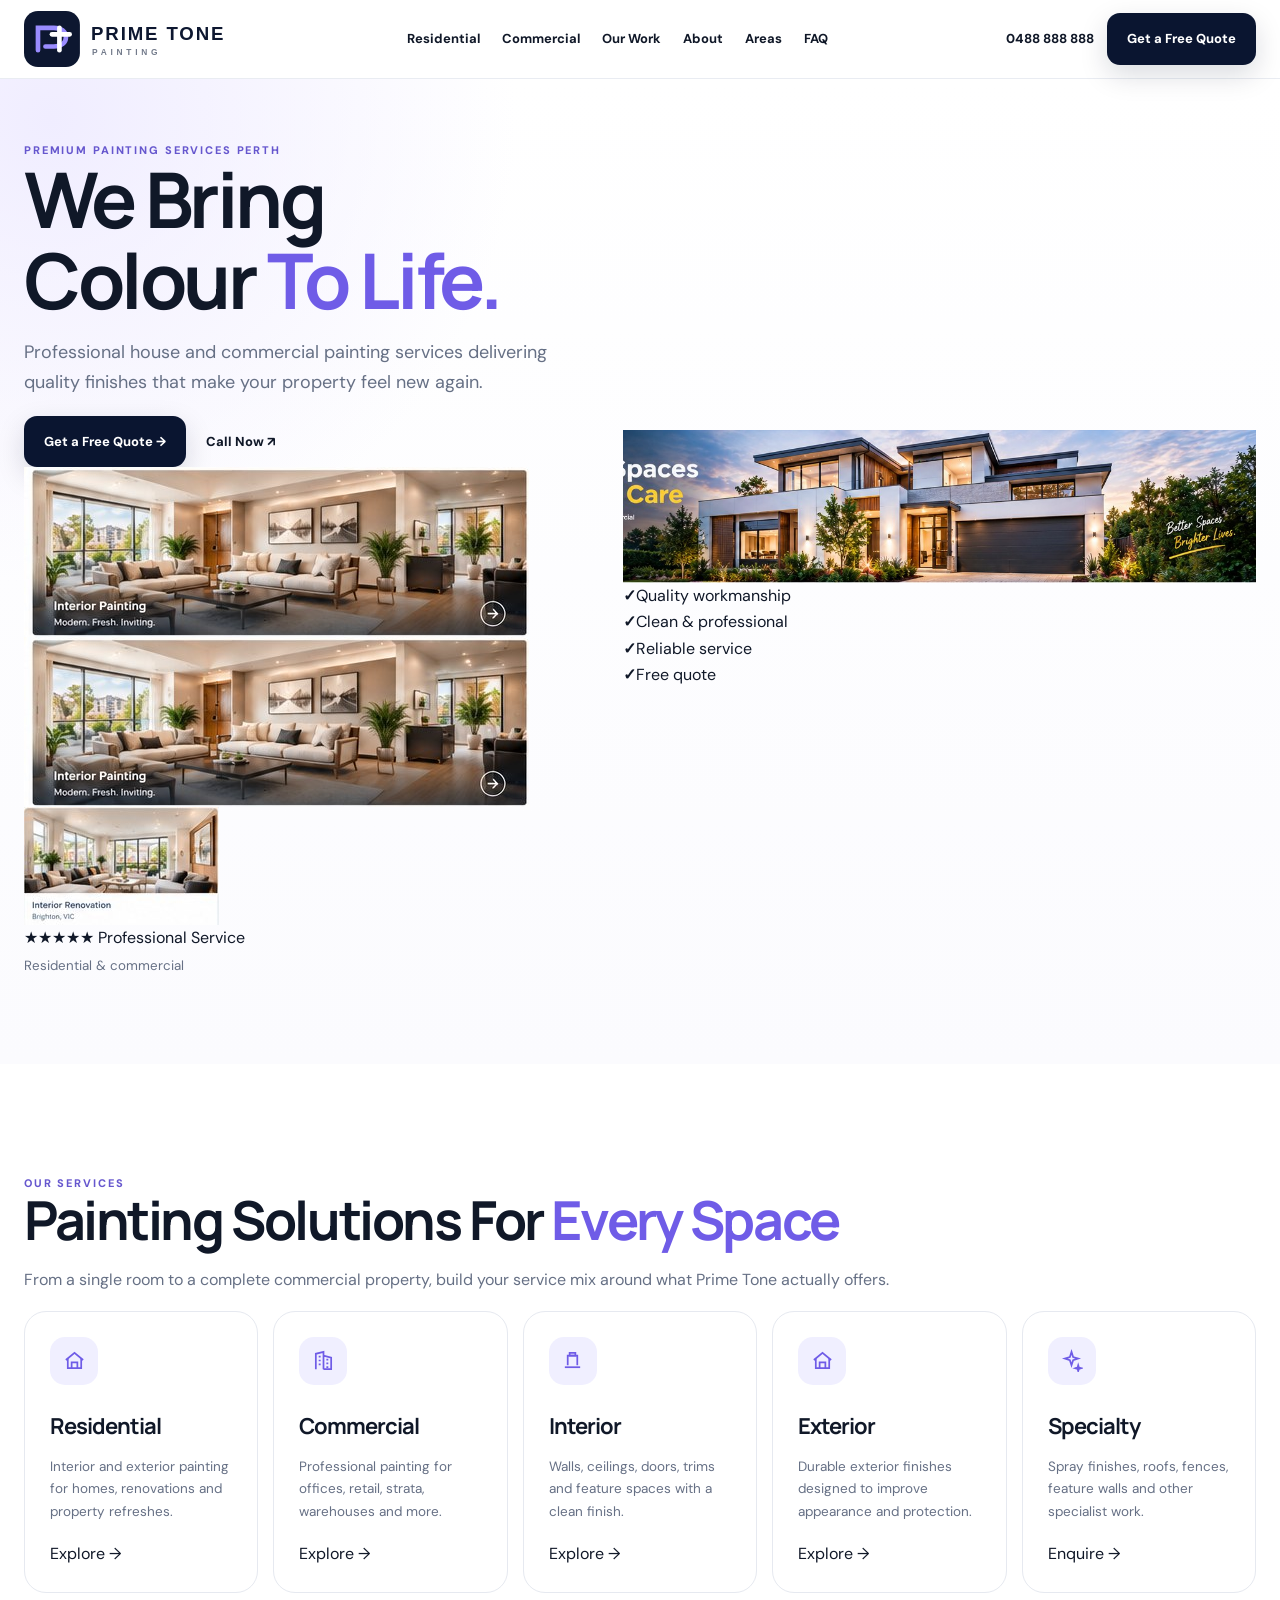
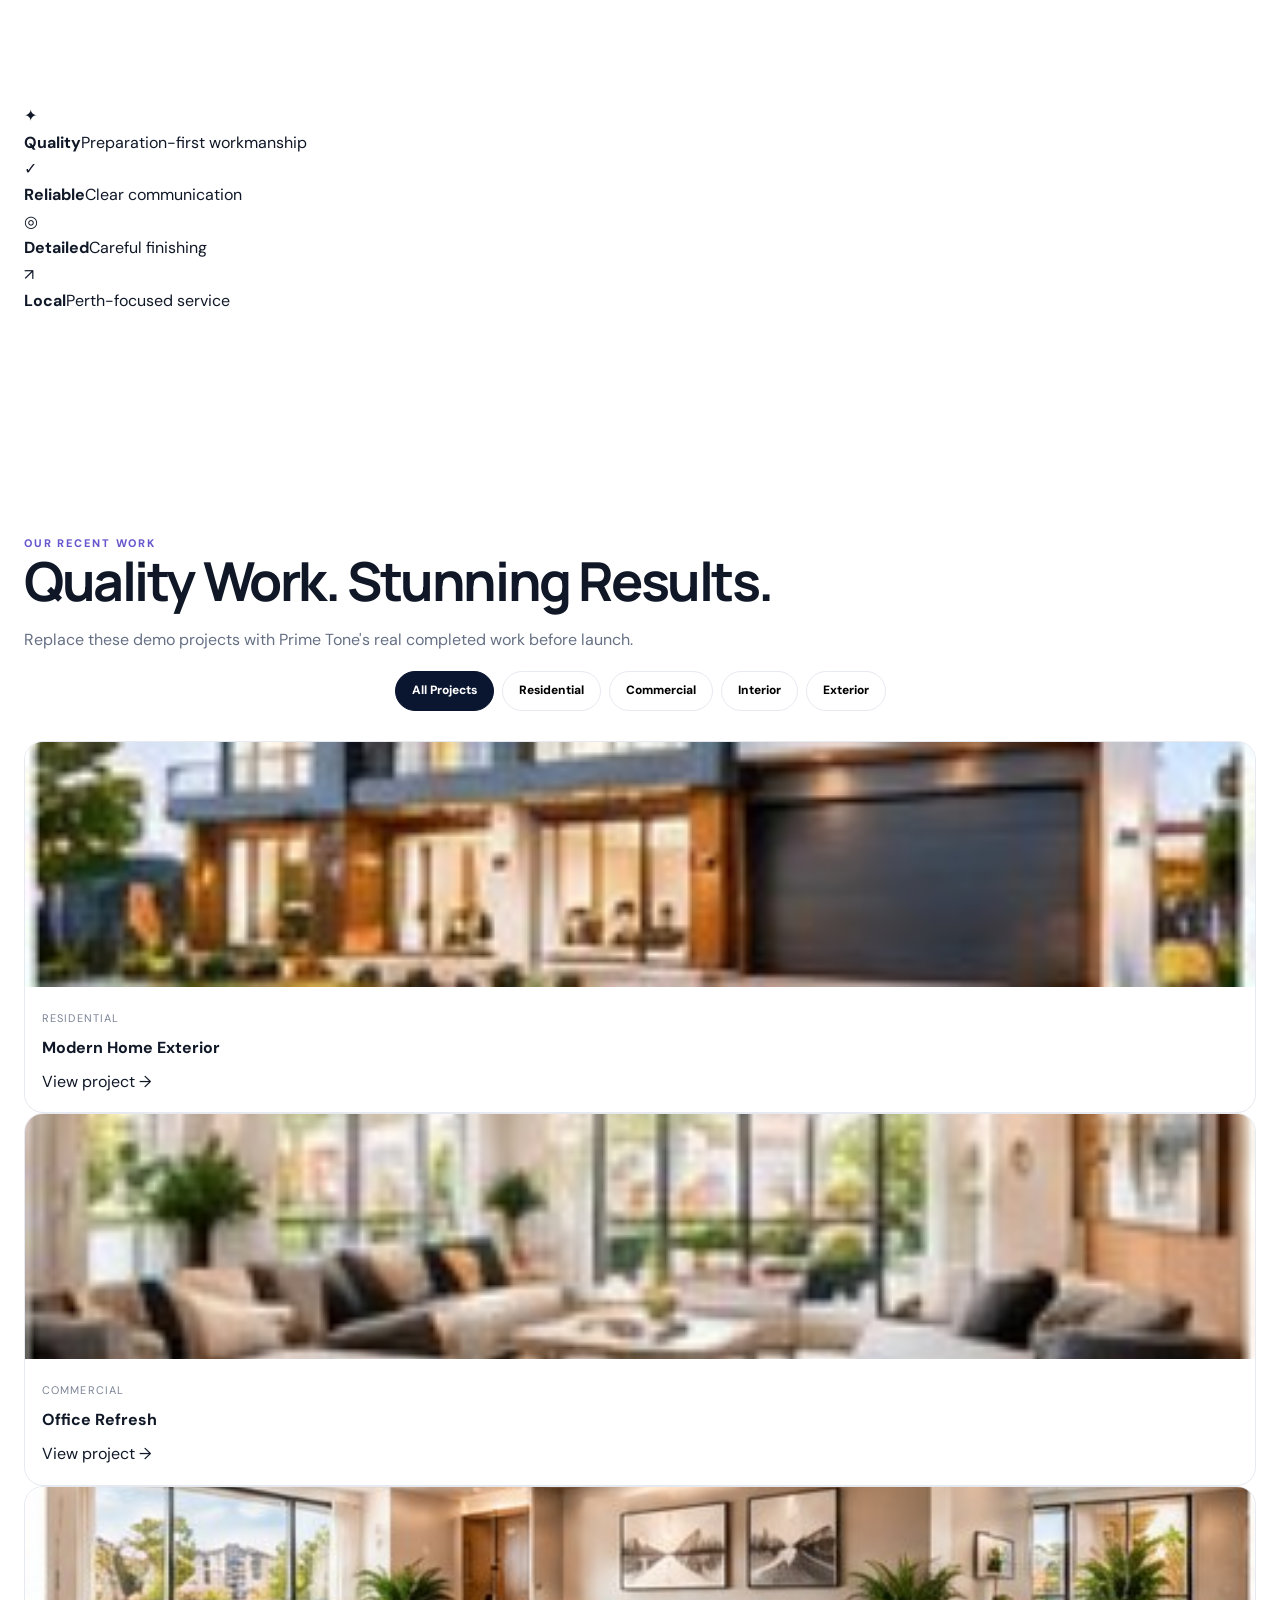
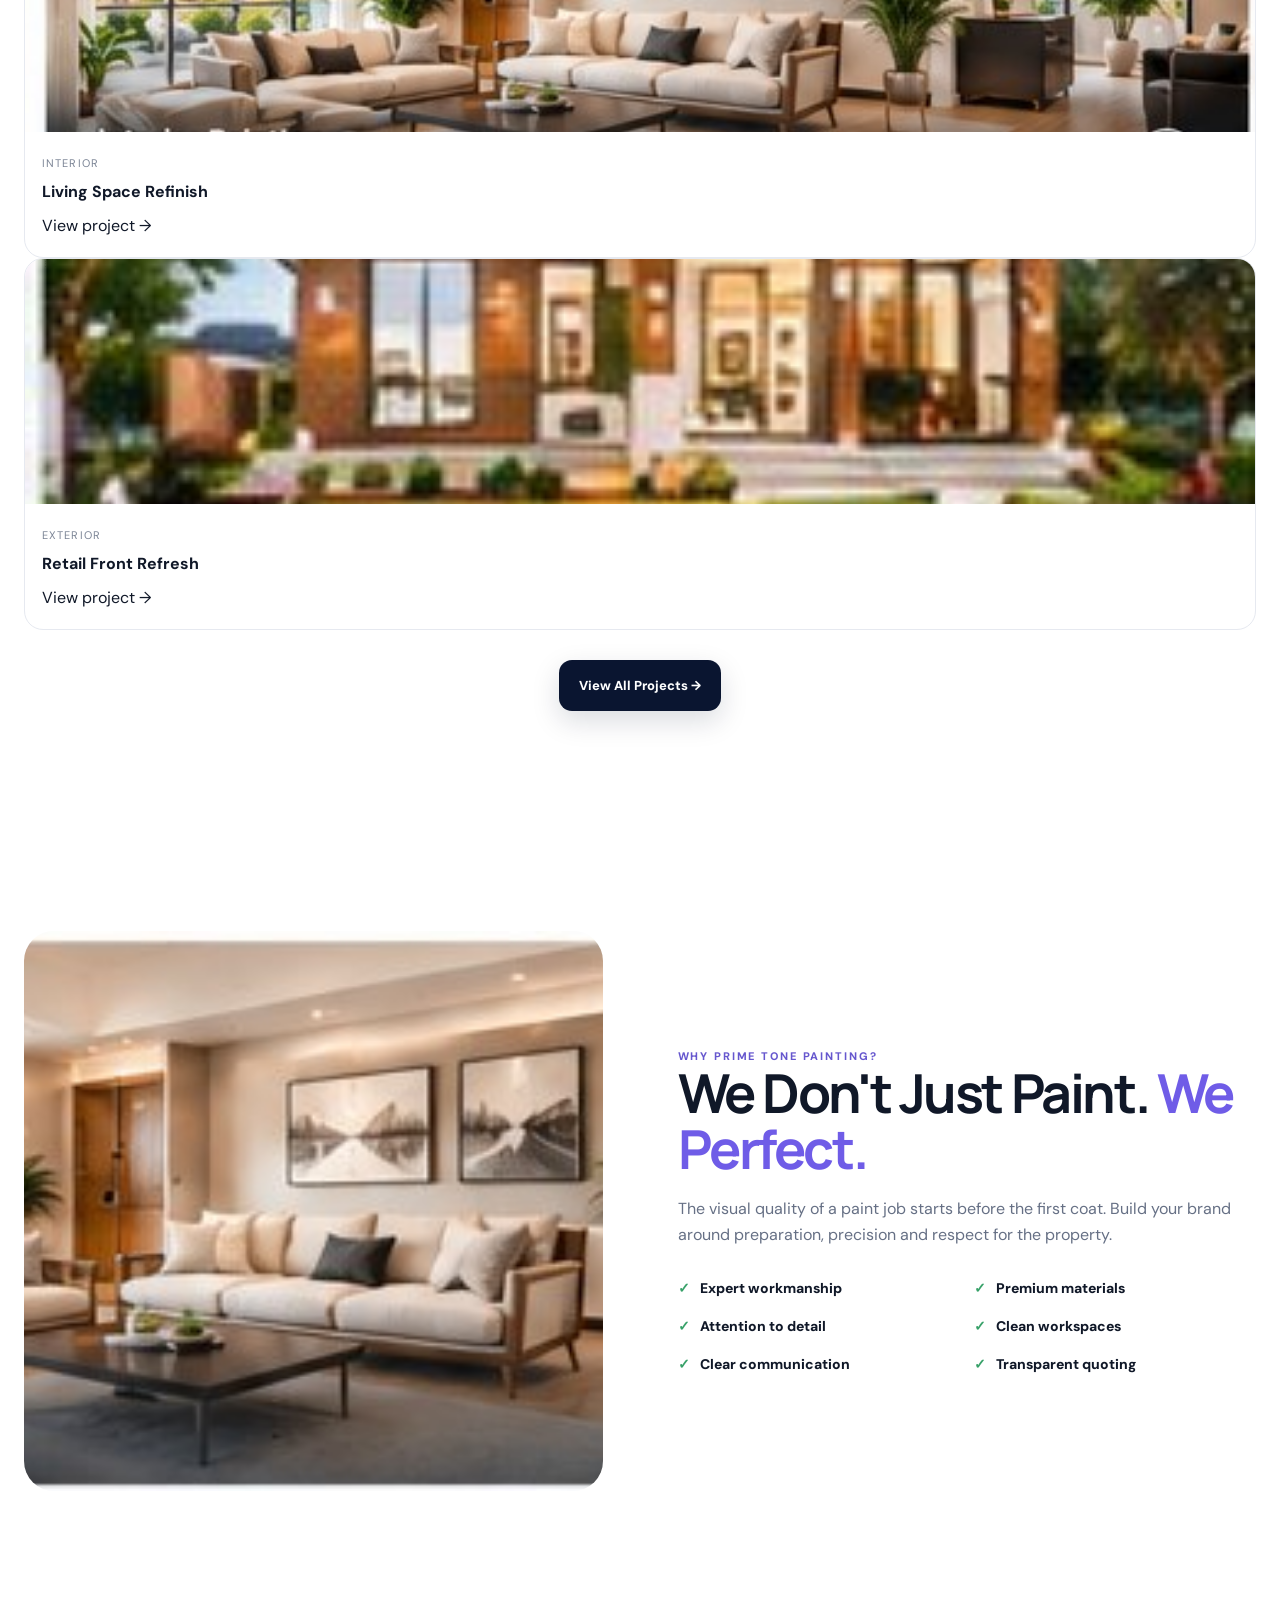
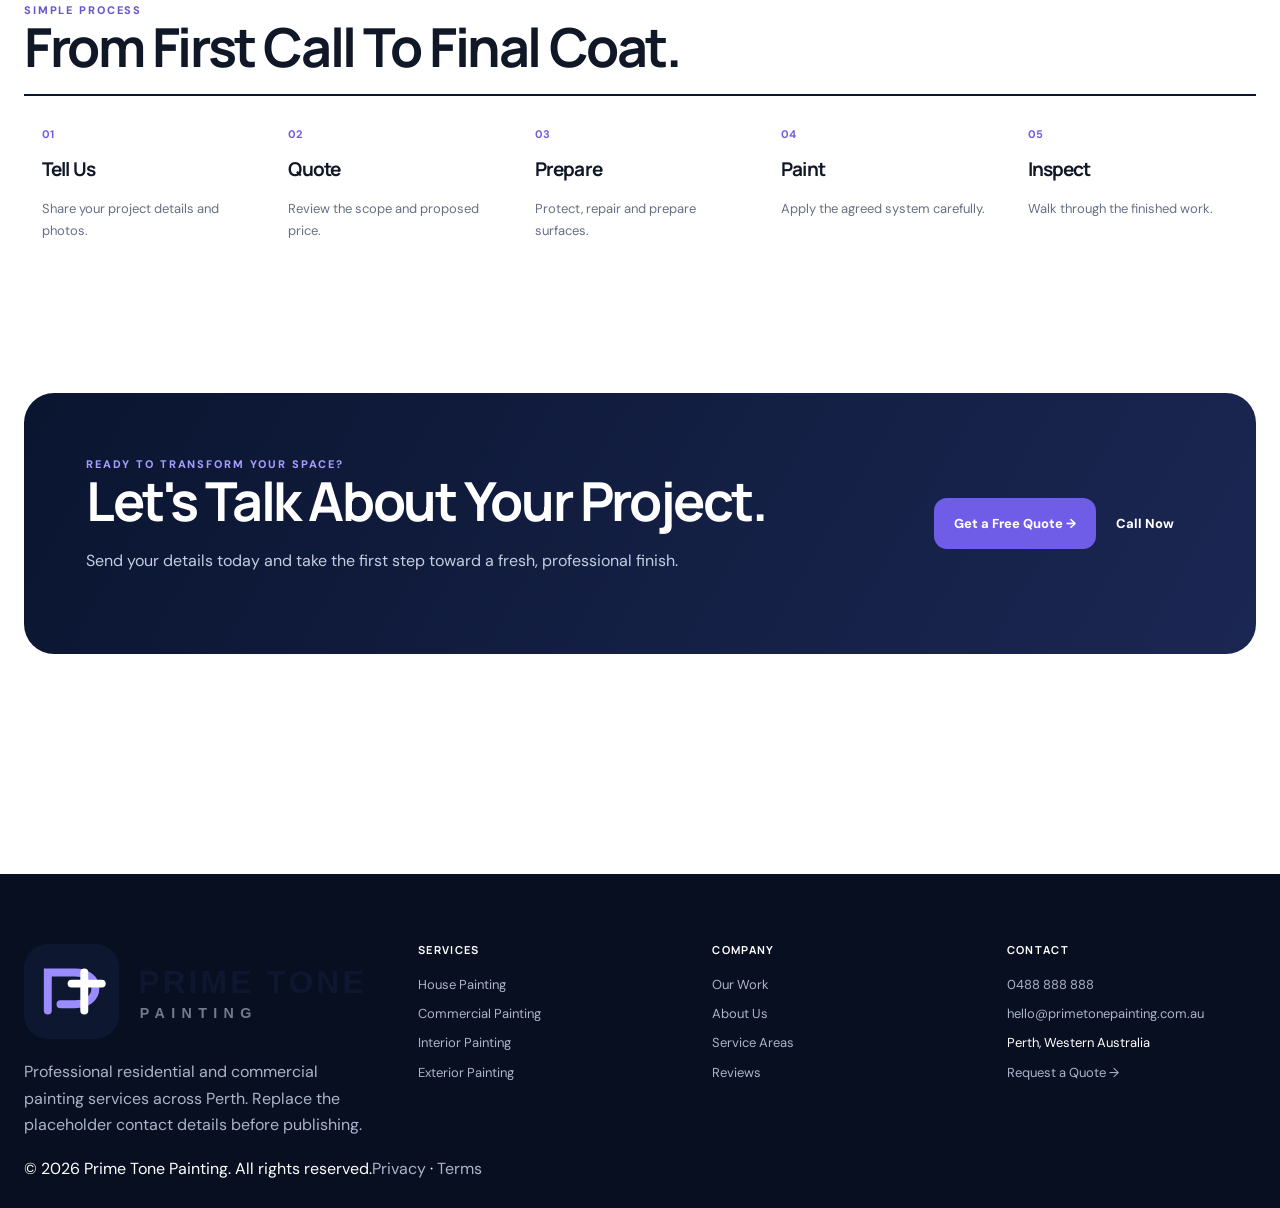
<file: index.html>
<!doctype html><html lang="en-AU"><head><meta charset="utf-8"><meta name="viewport" content="width=device-width,initial-scale=1">
<title>Home | Prime Tone Painting</title><meta property="og:title" content="Prime Tone Painting | Perth Painters"><meta property="og:type" content="website"><meta property="og:description" content="Premium residential and commercial painting services in Perth, Western Australia."><meta name="description" content="Professional residential and commercial painting services in Perth, Western Australia.">
<link rel="icon" href="assets/favicon.svg"><link rel="stylesheet" href="assets/style.css"></head><body><header class="header"><div class="container nav">
<a class="brand" href="index.html"><img src="assets/logo.svg" alt="Prime Tone Painting"></a>
<nav class="links"><a href="residential.html">Residential</a><a href="commercial.html">Commercial</a><a href="our-work.html">Our Work</a><a href="about.html">About</a><a href="service-areas.html">Areas</a><a href="faq.html">FAQ</a></nav>
<div class="nav-right"><a class="phone" href="tel:+61000000000">0488 888 888</a><a class="btn btn-primary" href="quote.html">Get a Free Quote</a><button class="menu" aria-label="Open navigation">☰</button></div></div>
<div class="mobile-drawer"><a href="residential.html">Residential</a><a href="commercial.html">Commercial</a><a href="our-work.html">Our Work</a><a href="about.html">About</a><a href="service-areas.html">Service Areas</a><a href="reviews.html">Reviews</a><a href="faq.html">FAQ</a><a href="contact.html">Contact</a><a class="btn btn-primary" href="quote.html">Get a Free Quote →</a></div></header>
<main>
<section class="hero"><div class="container hero-grid"><div class="hero-copy">
<div class="eyebrow">Premium Painting Services Perth</div><h1>We Bring Colour <span style="color:var(--purple)">To Life.</span></h1>
<p>Professional house and commercial painting services delivering quality finishes that make your property feel new again.</p>
<div class="hero-buttons"><a class="btn btn-primary" href="quote.html">Get a Free Quote →</a><a class="btn btn-light" href="tel:+61000000000">Call Now ↗</a></div>
<div class="trust-row"><div class="avatars">
<img class="avatar" src="assets/ai-interior.jpg" alt=""><img class="avatar" src="assets/ai-interior.jpg" alt=""><img class="avatar" src="assets/ai-commercial.jpg" alt="">
</div><div><div class="rating"><span>★★★★★</span> Professional Service</div><small style="color:var(--muted)">Residential & commercial</small></div></div>
</div><div class="hero-media"><img class="hero-photo" src="assets/ai-hero.jpg" alt="Modern Australian home with a fresh exterior finish">
<div class="float-card"><div><b>✓</b>Quality workmanship</div><div><b>✓</b>Clean & professional</div><div><b>✓</b>Reliable service</div><div><b>✓</b>Free quote</div></div></div></div></section>

<section class="section"><div class="container"><div class="section-head"><div class="eyebrow">Our Services</div><h2>Painting Solutions For <span style="color:var(--purple)">Every Space</span></h2><p>From a single room to a complete commercial property, build your service mix around what Prime Tone actually offers.</p></div>
<div class="cards">
<div class="card"><div class="icon"><svg viewBox="0 0 24 24" fill="none" stroke="currentColor" stroke-width="1.8"><path d="M3 11.5 12 4l9 7.5"/><path d="M5 10v10h14V10M9 20v-6h6v6"/></svg></div><h3>Residential</h3><p>Interior and exterior painting for homes, renovations and property refreshes.</p><a class="text-link" href="residential.html">Explore →</a></div>
<div class="card"><div class="icon"><svg viewBox="0 0 24 24" fill="none" stroke="currentColor" stroke-width="1.8"><path d="M4 21V5l8-2v18M12 21h8V9l-8-2"/><path d="M7 8h2M7 12h2M7 16h2M15 11h2M15 15h2M15 19h2"/></svg></div><h3>Commercial</h3><p>Professional painting for offices, retail, strata, warehouses and more.</p><a class="text-link" href="commercial.html">Explore →</a></div>
<div class="card"><div class="icon"><svg viewBox="0 0 24 24" fill="none" stroke="currentColor" stroke-width="1.8"><path d="M4 19h16"/><path d="M7 17V7h10v10"/><path d="M9 4h6v3H9z"/></svg></div><h3>Interior</h3><p>Walls, ceilings, doors, trims and feature spaces with a clean finish.</p><a class="text-link" href="interior.html">Explore →</a></div>
<div class="card"><div class="icon"><svg viewBox="0 0 24 24" fill="none" stroke="currentColor" stroke-width="1.8"><path d="M3 11.5 12 4l9 7.5"/><path d="M5 10v10h14V10M9 20v-6h6v6"/></svg></div><h3>Exterior</h3><p>Durable exterior finishes designed to improve appearance and protection.</p><a class="text-link" href="exterior.html">Explore →</a></div>
<div class="card"><div class="icon"><svg viewBox="0 0 24 24" fill="none" stroke="currentColor" stroke-width="1.8"><path d="m12 3 1.7 5.3L19 10l-5.3 1.7L12 17l-1.7-5.3L5 10l5.3-1.7L12 3Z"/><path d="m19 17 .7 2.3L22 20l-2.3.7L19 23l-.7-2.3L16 20l2.3-.7L19 17Z"/></svg></div><h3>Specialty</h3><p>Spray finishes, roofs, fences, feature walls and other specialist work.</p><a class="text-link" href="quote.html">Enquire →</a></div>
</div></div></section>

<section class="section" style="padding-top:0"><div class="container"><div class="stats">
<div class="stat"><div class="stat-icon">✦</div><div><strong>Quality</strong><span>Preparation-first workmanship</span></div></div>
<div class="stat"><div class="stat-icon">✓</div><div><strong>Reliable</strong><span>Clear communication</span></div></div>
<div class="stat"><div class="stat-icon">◎</div><div><strong>Detailed</strong><span>Careful finishing</span></div></div>
<div class="stat"><div class="stat-icon">↗</div><div><strong>Local</strong><span>Perth-focused service</span></div></div>
</div></div></section>

<section class="section work-section"><div class="container"><div class="section-head"><div class="eyebrow">Our Recent Work</div><h2>Quality Work. Stunning Results.</h2><p>Replace these demo projects with Prime Tone's real completed work before launch.</p></div>
<div class="filters"><button class="filter active" data-filter="all">All Projects</button><button class="filter" data-filter="residential">Residential</button><button class="filter" data-filter="commercial">Commercial</button><button class="filter" data-filter="interior">Interior</button><button class="filter" data-filter="exterior">Exterior</button></div>
<div class="gallery">
<div class="project" data-category="residential"><img src="assets/ai-residential.jpg" alt="Modern residential exterior"><div class="project-body"><small>Residential</small><strong>Modern Home Exterior</strong><a class="text-link" href="our-work.html">View project →</a></div></div>
<div class="project" data-category="commercial"><img src="assets/ai-commercial.jpg" alt="Modern office interior"><div class="project-body"><small>Commercial</small><strong>Office Refresh</strong><a class="text-link" href="our-work.html">View project →</a></div></div>
<div class="project" data-category="interior"><img src="assets/ai-interior.jpg" alt="Modern living room"><div class="project-body"><small>Interior</small><strong>Living Space Refinish</strong><a class="text-link" href="our-work.html">View project →</a></div></div>
<div class="project" data-category="exterior"><img src="assets/ai-project-home.jpg" alt="Retail property exterior"><div class="project-body"><small>Exterior</small><strong>Retail Front Refresh</strong><a class="text-link" href="our-work.html">View project →</a></div></div>
</div><div style="text-align:center;margin-top:30px"><a class="btn btn-primary" href="our-work.html">View All Projects →</a></div></div></section>

<section class="section"><div class="container split"><img class="split-img" src="assets/ai-interior.jpg" alt="Professional painter working on a wall"><div><div class="eyebrow">Why Prime Tone Painting?</div><h2>We Don't Just Paint. <span style="color:var(--purple)">We Perfect.</span></h2><p>The visual quality of a paint job starts before the first coat. Build your brand around preparation, precision and respect for the property.</p><div class="checks">
<div class="check"><i>✓</i> Expert workmanship</div><div class="check"><i>✓</i> Premium materials</div><div class="check"><i>✓</i> Attention to detail</div><div class="check"><i>✓</i> Clean workspaces</div><div class="check"><i>✓</i> Clear communication</div><div class="check"><i>✓</i> Transparent quoting</div></div></div></div></section>

<section class="section" style="padding-top:0"><div class="container"><div class="section-head"><div class="eyebrow">Simple Process</div><h2>From First Call To Final Coat.</h2></div><div class="process">
<div class="step"><b>01</b><h3>Tell Us</h3><p>Share your project details and photos.</p></div>
<div class="step"><b>02</b><h3>Quote</h3><p>Review the scope and proposed price.</p></div>
<div class="step"><b>03</b><h3>Prepare</h3><p>Protect, repair and prepare surfaces.</p></div>
<div class="step"><b>04</b><h3>Paint</h3><p>Apply the agreed system carefully.</p></div>
<div class="step"><b>05</b><h3>Inspect</h3><p>Walk through the finished work.</p></div>
</div></div></section>

<section class="section" style="padding-top:0"><div class="container"><div class="cta"><div><div class="eyebrow" style="color:#a89cff">Ready To Transform Your Space?</div><h2 style="color:#fff">Let's Talk About Your Project.</h2><p>Send your details today and take the first step toward a fresh, professional finish.</p></div><div class="buttons"><a class="btn btn-purple" href="quote.html">Get a Free Quote →</a><a class="btn btn-light" href="tel:+61000000000">Call Now</a></div></div></div></section>
</main><div class="mobile-bar"><a class="btn btn-outline" href="tel:+61000000000">Call Now</a><a class="btn btn-purple" href="quote.html">Free Quote</a></div><footer class="footer"><div class="container">
<div class="footer-grid">
<div><a class="logo" href="index.html"><img class="logo-mark" src="assets/logo.svg" alt="Prime Tone Painting logo"></a><p style="margin-top:20px">Professional residential and commercial painting services across Perth. Replace the placeholder contact details before publishing.</p></div>
<div><h4>Services</h4><ul><li><a href="residential.html">House Painting</a></li><li><a href="commercial.html">Commercial Painting</a></li><li><a href="interior.html">Interior Painting</a></li><li><a href="exterior.html">Exterior Painting</a></li></ul></div>
<div><h4>Company</h4><ul><li><a href="our-work.html">Our Work</a></li><li><a href="about.html">About Us</a></li><li><a href="service-areas.html">Service Areas</a></li><li><a href="reviews.html">Reviews</a></li></ul></div>
<div><h4>Contact</h4><ul><li><a href="tel:+61000000000">0488 888 888</a></li><li><a href="mailto:hello@primetonepainting.com.au">hello@primetonepainting.com.au</a></li><li>Perth, Western Australia</li><li><a href="quote.html">Request a Quote →</a></li></ul></div>
</div>
<div class="footer-bottom"><span>© <span data-year>2026</span> Prime Tone Painting. All rights reserved.</span><span><a href="privacy.html">Privacy</a> · <a href="terms.html">Terms</a></span></div>
</div></footer><script src="assets/main.js"></script></body></html>
</file>
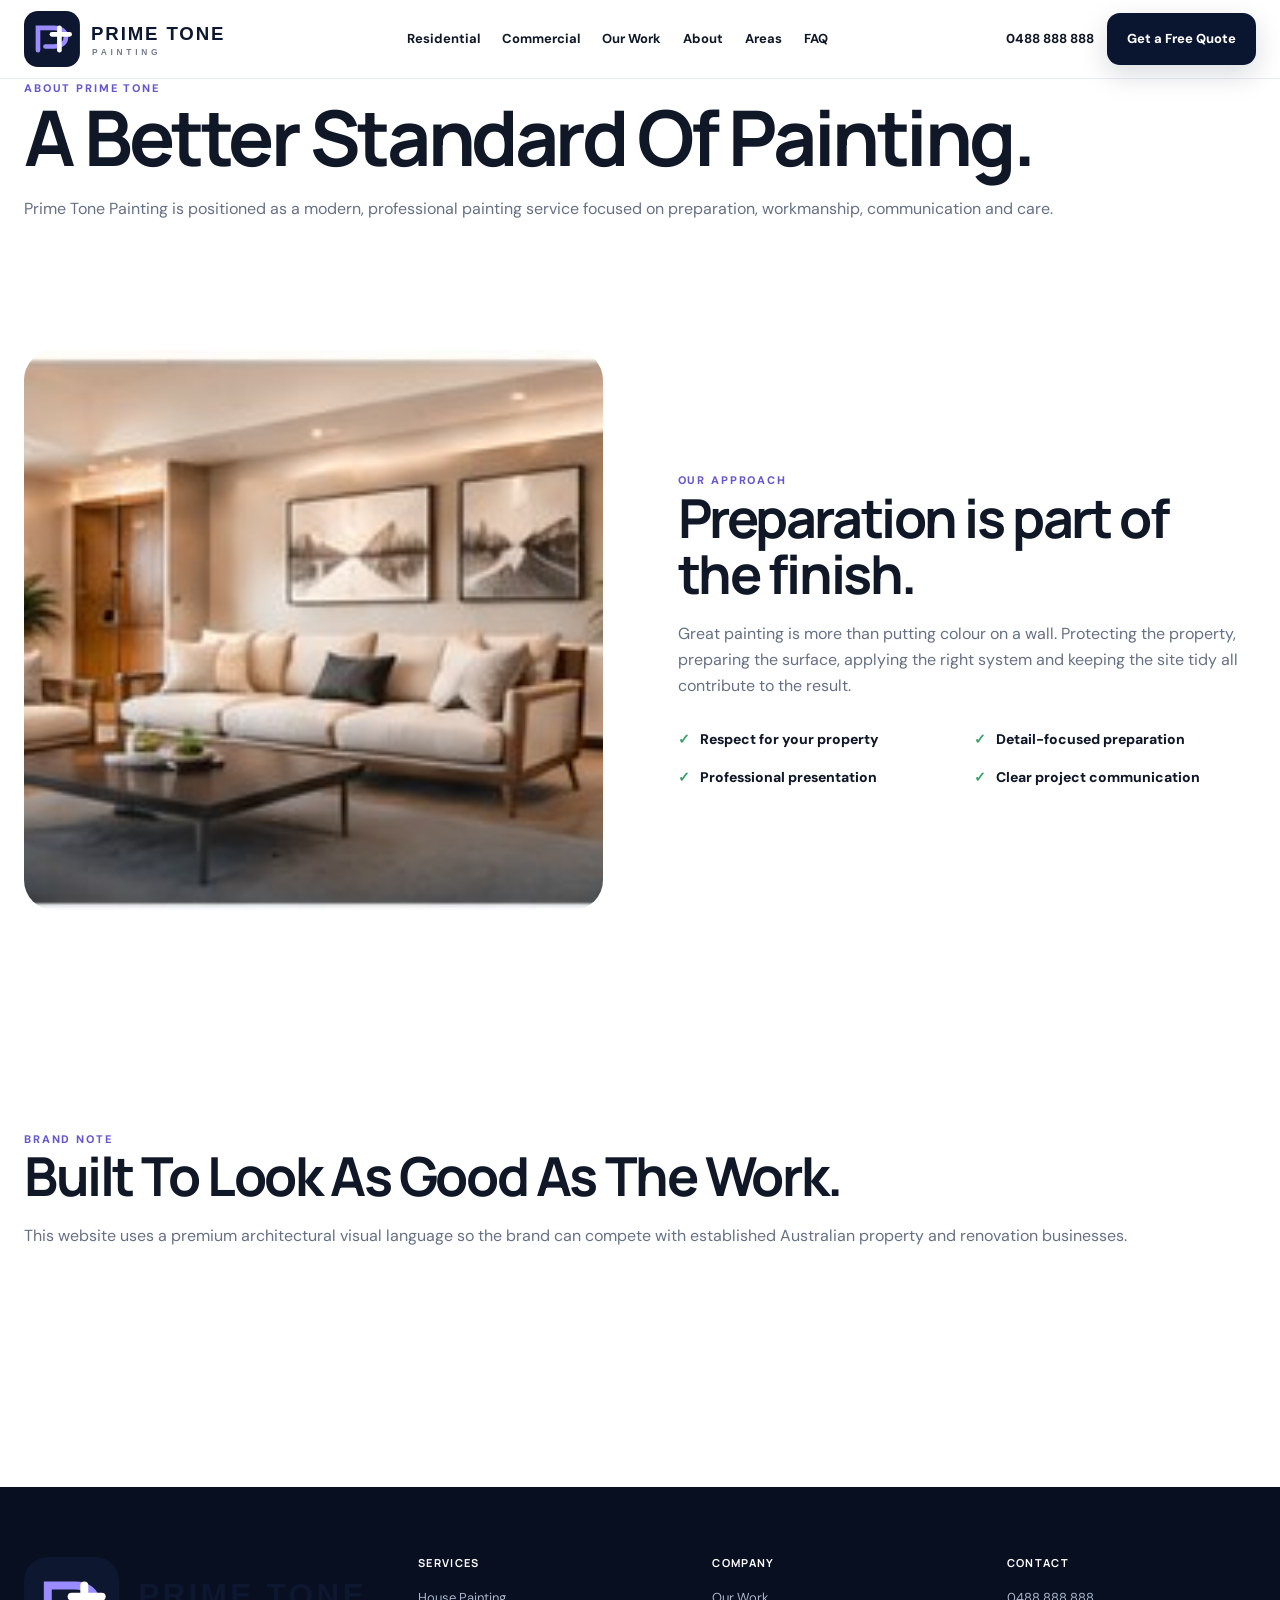
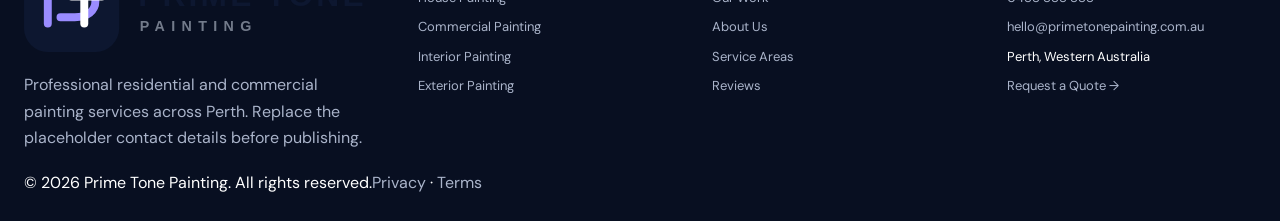
<file: about.html>
<!doctype html><html lang="en-AU"><head><meta charset="utf-8"><meta name="viewport" content="width=device-width,initial-scale=1">
<title>About Us | Prime Tone Painting</title><meta property="og:title" content="Prime Tone Painting | Perth Painters"><meta property="og:type" content="website"><meta property="og:description" content="Premium residential and commercial painting services in Perth, Western Australia."><meta name="description" content="Professional residential and commercial painting services in Perth, Western Australia.">
<link rel="icon" href="assets/favicon.svg"><link rel="stylesheet" href="assets/style.css"></head><body><header class="header"><div class="container nav">
<a class="brand" href="index.html"><img src="assets/logo.svg" alt="Prime Tone Painting"></a>
<nav class="links"><a href="residential.html">Residential</a><a href="commercial.html">Commercial</a><a href="our-work.html">Our Work</a><a href="about.html">About</a><a href="service-areas.html">Areas</a><a href="faq.html">FAQ</a></nav>
<div class="nav-right"><a class="phone" href="tel:+61000000000">0488 888 888</a><a class="btn btn-primary" href="quote.html">Get a Free Quote</a><button class="menu" aria-label="Open navigation">☰</button></div></div>
<div class="mobile-drawer"><a href="residential.html">Residential</a><a href="commercial.html">Commercial</a><a href="our-work.html">Our Work</a><a href="about.html">About</a><a href="service-areas.html">Service Areas</a><a href="reviews.html">Reviews</a><a href="faq.html">FAQ</a><a href="contact.html">Contact</a><a class="btn btn-primary" href="quote.html">Get a Free Quote →</a></div></header><main><section class="page-hero"><div class="container"><div class="eyebrow">About Prime Tone</div><h1>A Better Standard Of Painting.</h1><p>Prime Tone Painting is positioned as a modern, professional painting service focused on preparation, workmanship, communication and care.</p></div></section>
<section class="section"><div class="container split"><img class="split-img" src="assets/ai-interior.jpg" alt="Professional painter"><div><div class="eyebrow">Our Approach</div><h2>Preparation is part of the finish.</h2><p>Great painting is more than putting colour on a wall. Protecting the property, preparing the surface, applying the right system and keeping the site tidy all contribute to the result.</p><div class="checks"><div class="check"><i>✓</i> Respect for your property</div><div class="check"><i>✓</i> Detail-focused preparation</div><div class="check"><i>✓</i> Professional presentation</div><div class="check"><i>✓</i> Clear project communication</div></div></div></div></section>
<section class="section work-section"><div class="container section-head"><div class="eyebrow">Brand Note</div><h2>Built To Look As Good As The Work.</h2><p>This website uses a premium architectural visual language so the brand can compete with established Australian property and renovation businesses.</p></div></section></main><div class="mobile-bar"><a class="btn btn-outline" href="tel:+61000000000">Call Now</a><a class="btn btn-purple" href="quote.html">Free Quote</a></div><footer class="footer"><div class="container">
<div class="footer-grid">
<div><a class="logo" href="index.html"><img class="logo-mark" src="assets/logo.svg" alt="Prime Tone Painting logo"></a><p style="margin-top:20px">Professional residential and commercial painting services across Perth. Replace the placeholder contact details before publishing.</p></div>
<div><h4>Services</h4><ul><li><a href="residential.html">House Painting</a></li><li><a href="commercial.html">Commercial Painting</a></li><li><a href="interior.html">Interior Painting</a></li><li><a href="exterior.html">Exterior Painting</a></li></ul></div>
<div><h4>Company</h4><ul><li><a href="our-work.html">Our Work</a></li><li><a href="about.html">About Us</a></li><li><a href="service-areas.html">Service Areas</a></li><li><a href="reviews.html">Reviews</a></li></ul></div>
<div><h4>Contact</h4><ul><li><a href="tel:+61000000000">0488 888 888</a></li><li><a href="mailto:hello@primetonepainting.com.au">hello@primetonepainting.com.au</a></li><li>Perth, Western Australia</li><li><a href="quote.html">Request a Quote →</a></li></ul></div>
</div>
<div class="footer-bottom"><span>© <span data-year>2026</span> Prime Tone Painting. All rights reserved.</span><span><a href="privacy.html">Privacy</a> · <a href="terms.html">Terms</a></span></div>
</div></footer><script src="assets/main.js"></script></body></html>
</file>
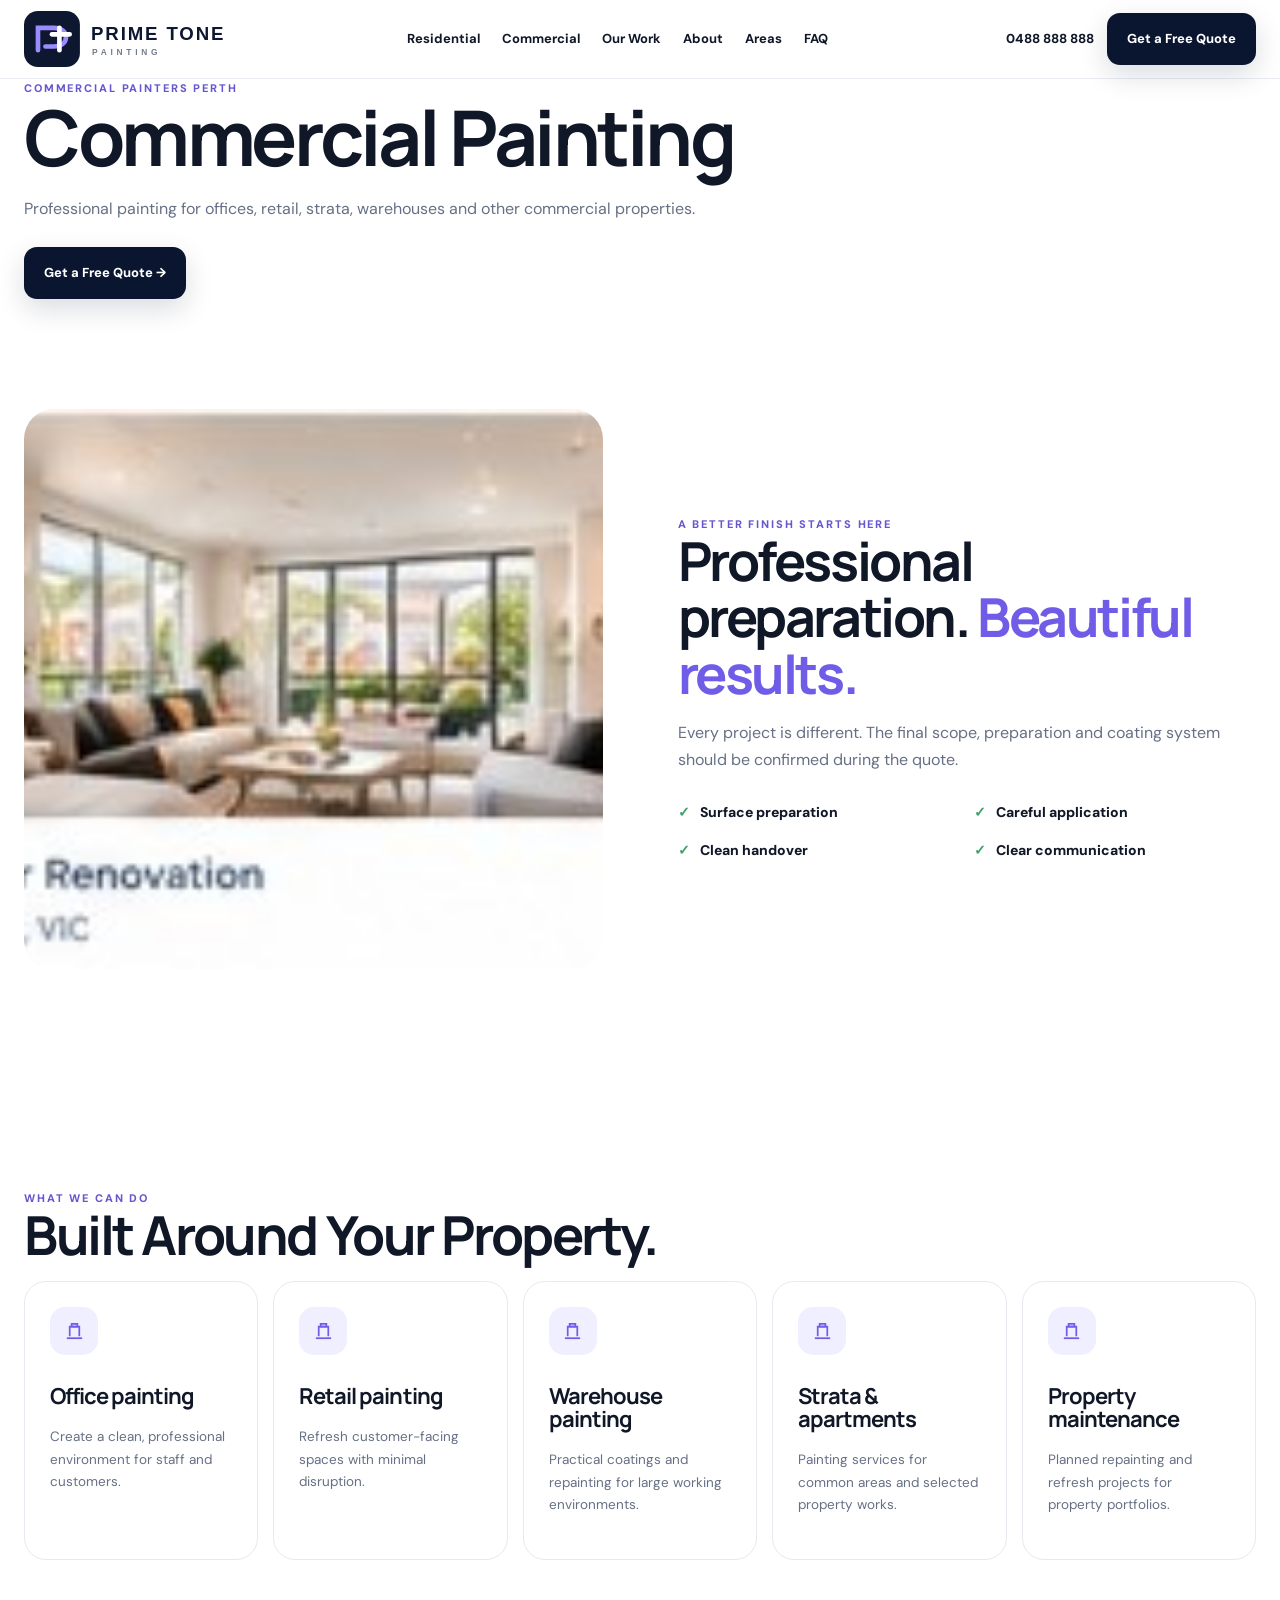
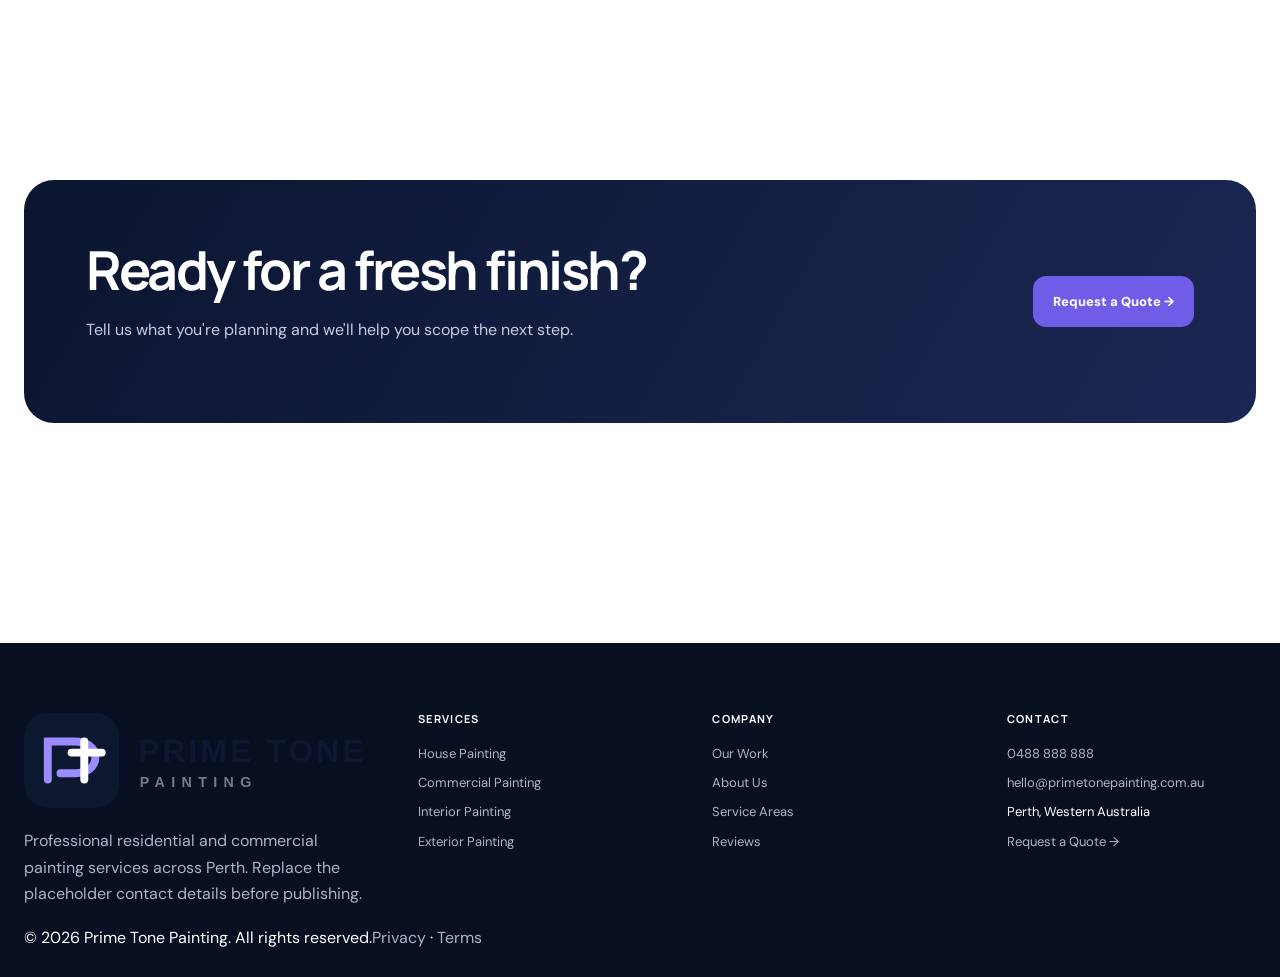
<file: commercial.html>
<!doctype html><html lang="en-AU"><head><meta charset="utf-8"><meta name="viewport" content="width=device-width,initial-scale=1">
<title>Commercial Painting | Prime Tone Painting</title><meta property="og:title" content="Prime Tone Painting | Perth Painters"><meta property="og:type" content="website"><meta property="og:description" content="Premium residential and commercial painting services in Perth, Western Australia."><meta name="description" content="Professional residential and commercial painting services in Perth, Western Australia.">
<link rel="icon" href="assets/favicon.svg"><link rel="stylesheet" href="assets/style.css"></head><body><header class="header"><div class="container nav">
<a class="brand" href="index.html"><img src="assets/logo.svg" alt="Prime Tone Painting"></a>
<nav class="links"><a href="residential.html">Residential</a><a href="commercial.html">Commercial</a><a href="our-work.html">Our Work</a><a href="about.html">About</a><a href="service-areas.html">Areas</a><a href="faq.html">FAQ</a></nav>
<div class="nav-right"><a class="phone" href="tel:+61000000000">0488 888 888</a><a class="btn btn-primary" href="quote.html">Get a Free Quote</a><button class="menu" aria-label="Open navigation">☰</button></div></div>
<div class="mobile-drawer"><a href="residential.html">Residential</a><a href="commercial.html">Commercial</a><a href="our-work.html">Our Work</a><a href="about.html">About</a><a href="service-areas.html">Service Areas</a><a href="reviews.html">Reviews</a><a href="faq.html">FAQ</a><a href="contact.html">Contact</a><a class="btn btn-primary" href="quote.html">Get a Free Quote →</a></div></header><main>
<section class="page-hero"><div class="container"><div class="eyebrow">Commercial Painters Perth</div><h1>Commercial Painting</h1><p>Professional painting for offices, retail, strata, warehouses and other commercial properties.</p><div style="margin-top:25px"><a class="btn btn-primary" href="quote.html">Get a Free Quote →</a></div></div></section>
<section class="section"><div class="container split"><img class="split-img" src="assets/ai-commercial.jpg" alt="Commercial Painting"><div><div class="eyebrow">A Better Finish Starts Here</div><h2>Professional preparation. <span style="color:var(--purple)">Beautiful results.</span></h2><p>Every project is different. The final scope, preparation and coating system should be confirmed during the quote.</p><div class="checks"><div class="check"><i>✓</i> Surface preparation</div><div class="check"><i>✓</i> Careful application</div><div class="check"><i>✓</i> Clean handover</div><div class="check"><i>✓</i> Clear communication</div></div></div></div></section>
<section class="section work-section"><div class="container"><div class="section-head"><div class="eyebrow">What We Can Do</div><h2>Built Around Your Property.</h2></div><div class="cards"><div class="card"><div class="icon"><svg viewBox="0 0 24 24" fill="none" stroke="currentColor" stroke-width="1.8"><path d="M4 19h16"/><path d="M7 17V7h10v10"/><path d="M9 4h6v3H9z"/></svg></div><h3>Office painting</h3><p>Create a clean, professional environment for staff and customers.</p></div><div class="card"><div class="icon"><svg viewBox="0 0 24 24" fill="none" stroke="currentColor" stroke-width="1.8"><path d="M4 19h16"/><path d="M7 17V7h10v10"/><path d="M9 4h6v3H9z"/></svg></div><h3>Retail painting</h3><p>Refresh customer-facing spaces with minimal disruption.</p></div><div class="card"><div class="icon"><svg viewBox="0 0 24 24" fill="none" stroke="currentColor" stroke-width="1.8"><path d="M4 19h16"/><path d="M7 17V7h10v10"/><path d="M9 4h6v3H9z"/></svg></div><h3>Warehouse painting</h3><p>Practical coatings and repainting for large working environments.</p></div><div class="card"><div class="icon"><svg viewBox="0 0 24 24" fill="none" stroke="currentColor" stroke-width="1.8"><path d="M4 19h16"/><path d="M7 17V7h10v10"/><path d="M9 4h6v3H9z"/></svg></div><h3>Strata & apartments</h3><p>Painting services for common areas and selected property works.</p></div><div class="card"><div class="icon"><svg viewBox="0 0 24 24" fill="none" stroke="currentColor" stroke-width="1.8"><path d="M4 19h16"/><path d="M7 17V7h10v10"/><path d="M9 4h6v3H9z"/></svg></div><h3>Property maintenance</h3><p>Planned repainting and refresh projects for property portfolios.</p></div></div></div></section>
<section class="section"><div class="container"><div class="cta"><div><h2 style="color:#fff">Ready for a fresh finish?</h2><p>Tell us what you're planning and we'll help you scope the next step.</p></div><a class="btn btn-purple" href="quote.html">Request a Quote →</a></div></div></section>
</main><div class="mobile-bar"><a class="btn btn-outline" href="tel:+61000000000">Call Now</a><a class="btn btn-purple" href="quote.html">Free Quote</a></div><footer class="footer"><div class="container">
<div class="footer-grid">
<div><a class="logo" href="index.html"><img class="logo-mark" src="assets/logo.svg" alt="Prime Tone Painting logo"></a><p style="margin-top:20px">Professional residential and commercial painting services across Perth. Replace the placeholder contact details before publishing.</p></div>
<div><h4>Services</h4><ul><li><a href="residential.html">House Painting</a></li><li><a href="commercial.html">Commercial Painting</a></li><li><a href="interior.html">Interior Painting</a></li><li><a href="exterior.html">Exterior Painting</a></li></ul></div>
<div><h4>Company</h4><ul><li><a href="our-work.html">Our Work</a></li><li><a href="about.html">About Us</a></li><li><a href="service-areas.html">Service Areas</a></li><li><a href="reviews.html">Reviews</a></li></ul></div>
<div><h4>Contact</h4><ul><li><a href="tel:+61000000000">0488 888 888</a></li><li><a href="mailto:hello@primetonepainting.com.au">hello@primetonepainting.com.au</a></li><li>Perth, Western Australia</li><li><a href="quote.html">Request a Quote →</a></li></ul></div>
</div>
<div class="footer-bottom"><span>© <span data-year>2026</span> Prime Tone Painting. All rights reserved.</span><span><a href="privacy.html">Privacy</a> · <a href="terms.html">Terms</a></span></div>
</div></footer><script src="assets/main.js"></script></body></html>
</file>
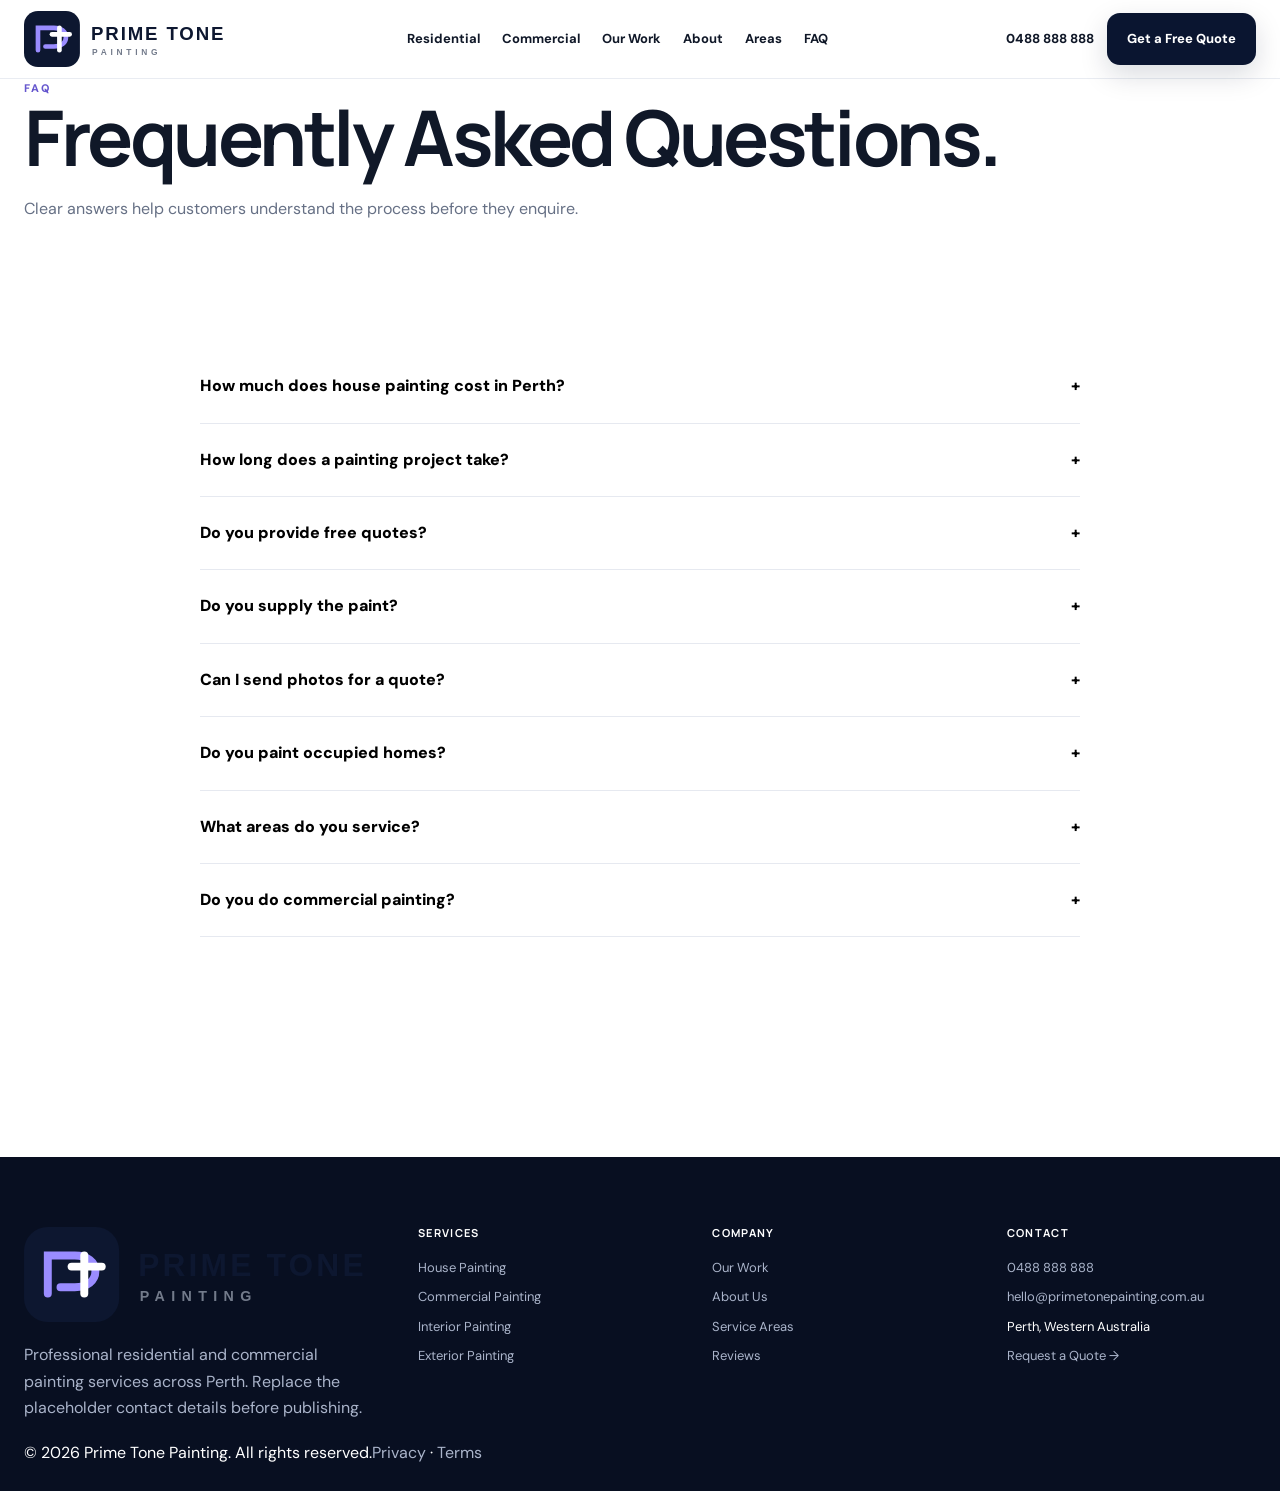
<file: faq.html>
<!doctype html><html lang="en-AU"><head><meta charset="utf-8"><meta name="viewport" content="width=device-width,initial-scale=1">
<title>FAQ | Prime Tone Painting</title><meta property="og:title" content="Prime Tone Painting | Perth Painters"><meta property="og:type" content="website"><meta property="og:description" content="Premium residential and commercial painting services in Perth, Western Australia."><meta name="description" content="Professional residential and commercial painting services in Perth, Western Australia.">
<link rel="icon" href="assets/favicon.svg"><link rel="stylesheet" href="assets/style.css"></head><body><header class="header"><div class="container nav">
<a class="brand" href="index.html"><img src="assets/logo.svg" alt="Prime Tone Painting"></a>
<nav class="links"><a href="residential.html">Residential</a><a href="commercial.html">Commercial</a><a href="our-work.html">Our Work</a><a href="about.html">About</a><a href="service-areas.html">Areas</a><a href="faq.html">FAQ</a></nav>
<div class="nav-right"><a class="phone" href="tel:+61000000000">0488 888 888</a><a class="btn btn-primary" href="quote.html">Get a Free Quote</a><button class="menu" aria-label="Open navigation">☰</button></div></div>
<div class="mobile-drawer"><a href="residential.html">Residential</a><a href="commercial.html">Commercial</a><a href="our-work.html">Our Work</a><a href="about.html">About</a><a href="service-areas.html">Service Areas</a><a href="reviews.html">Reviews</a><a href="faq.html">FAQ</a><a href="contact.html">Contact</a><a class="btn btn-primary" href="quote.html">Get a Free Quote →</a></div></header><main><section class="page-hero"><div class="container"><div class="eyebrow">FAQ</div><h1>Frequently Asked Questions.</h1><p>Clear answers help customers understand the process before they enquire.</p></div></section><section class="section"><div class="container faq"><div class="faq-item"><button class="faq-q">How much does house painting cost in Perth?<span>+</span></button><div class="faq-a">Every property is different. Price depends on preparation, surface condition, access, paint system, area and scope. Request a quote for a project-specific price.</div></div><div class="faq-item"><button class="faq-q">How long does a painting project take?<span>+</span></button><div class="faq-a">Timing depends on the size and condition of the property, preparation required, weather and coating system. Confirm the schedule during quoting.</div></div><div class="faq-item"><button class="faq-q">Do you provide free quotes?<span>+</span></button><div class="faq-a">Use this answer only if Prime Tone actually offers free quotes. Otherwise change the wording before launch.</div></div><div class="faq-item"><button class="faq-q">Do you supply the paint?<span>+</span></button><div class="faq-a">Update this answer to match Prime Tone's actual process and preferred brands.</div></div><div class="faq-item"><button class="faq-q">Can I send photos for a quote?<span>+</span></button><div class="faq-a">Yes, the website is designed to accept project photos. Final scope and pricing should be confirmed by the business.</div></div><div class="faq-item"><button class="faq-q">Do you paint occupied homes?<span>+</span></button><div class="faq-a">Update this answer to reflect the company's actual working arrangements.</div></div><div class="faq-item"><button class="faq-q">What areas do you service?<span>+</span></button><div class="faq-a">List only genuine Perth service areas on the Service Areas page.</div></div><div class="faq-item"><button class="faq-q">Do you do commercial painting?<span>+</span></button><div class="faq-a">Yes, if Prime Tone offers commercial painting. Update the service scope to match actual capabilities.</div></div></div></section></main><div class="mobile-bar"><a class="btn btn-outline" href="tel:+61000000000">Call Now</a><a class="btn btn-purple" href="quote.html">Free Quote</a></div><footer class="footer"><div class="container">
<div class="footer-grid">
<div><a class="logo" href="index.html"><img class="logo-mark" src="assets/logo.svg" alt="Prime Tone Painting logo"></a><p style="margin-top:20px">Professional residential and commercial painting services across Perth. Replace the placeholder contact details before publishing.</p></div>
<div><h4>Services</h4><ul><li><a href="residential.html">House Painting</a></li><li><a href="commercial.html">Commercial Painting</a></li><li><a href="interior.html">Interior Painting</a></li><li><a href="exterior.html">Exterior Painting</a></li></ul></div>
<div><h4>Company</h4><ul><li><a href="our-work.html">Our Work</a></li><li><a href="about.html">About Us</a></li><li><a href="service-areas.html">Service Areas</a></li><li><a href="reviews.html">Reviews</a></li></ul></div>
<div><h4>Contact</h4><ul><li><a href="tel:+61000000000">0488 888 888</a></li><li><a href="mailto:hello@primetonepainting.com.au">hello@primetonepainting.com.au</a></li><li>Perth, Western Australia</li><li><a href="quote.html">Request a Quote →</a></li></ul></div>
</div>
<div class="footer-bottom"><span>© <span data-year>2026</span> Prime Tone Painting. All rights reserved.</span><span><a href="privacy.html">Privacy</a> · <a href="terms.html">Terms</a></span></div>
</div></footer><script src="assets/main.js"></script></body></html>
</file>
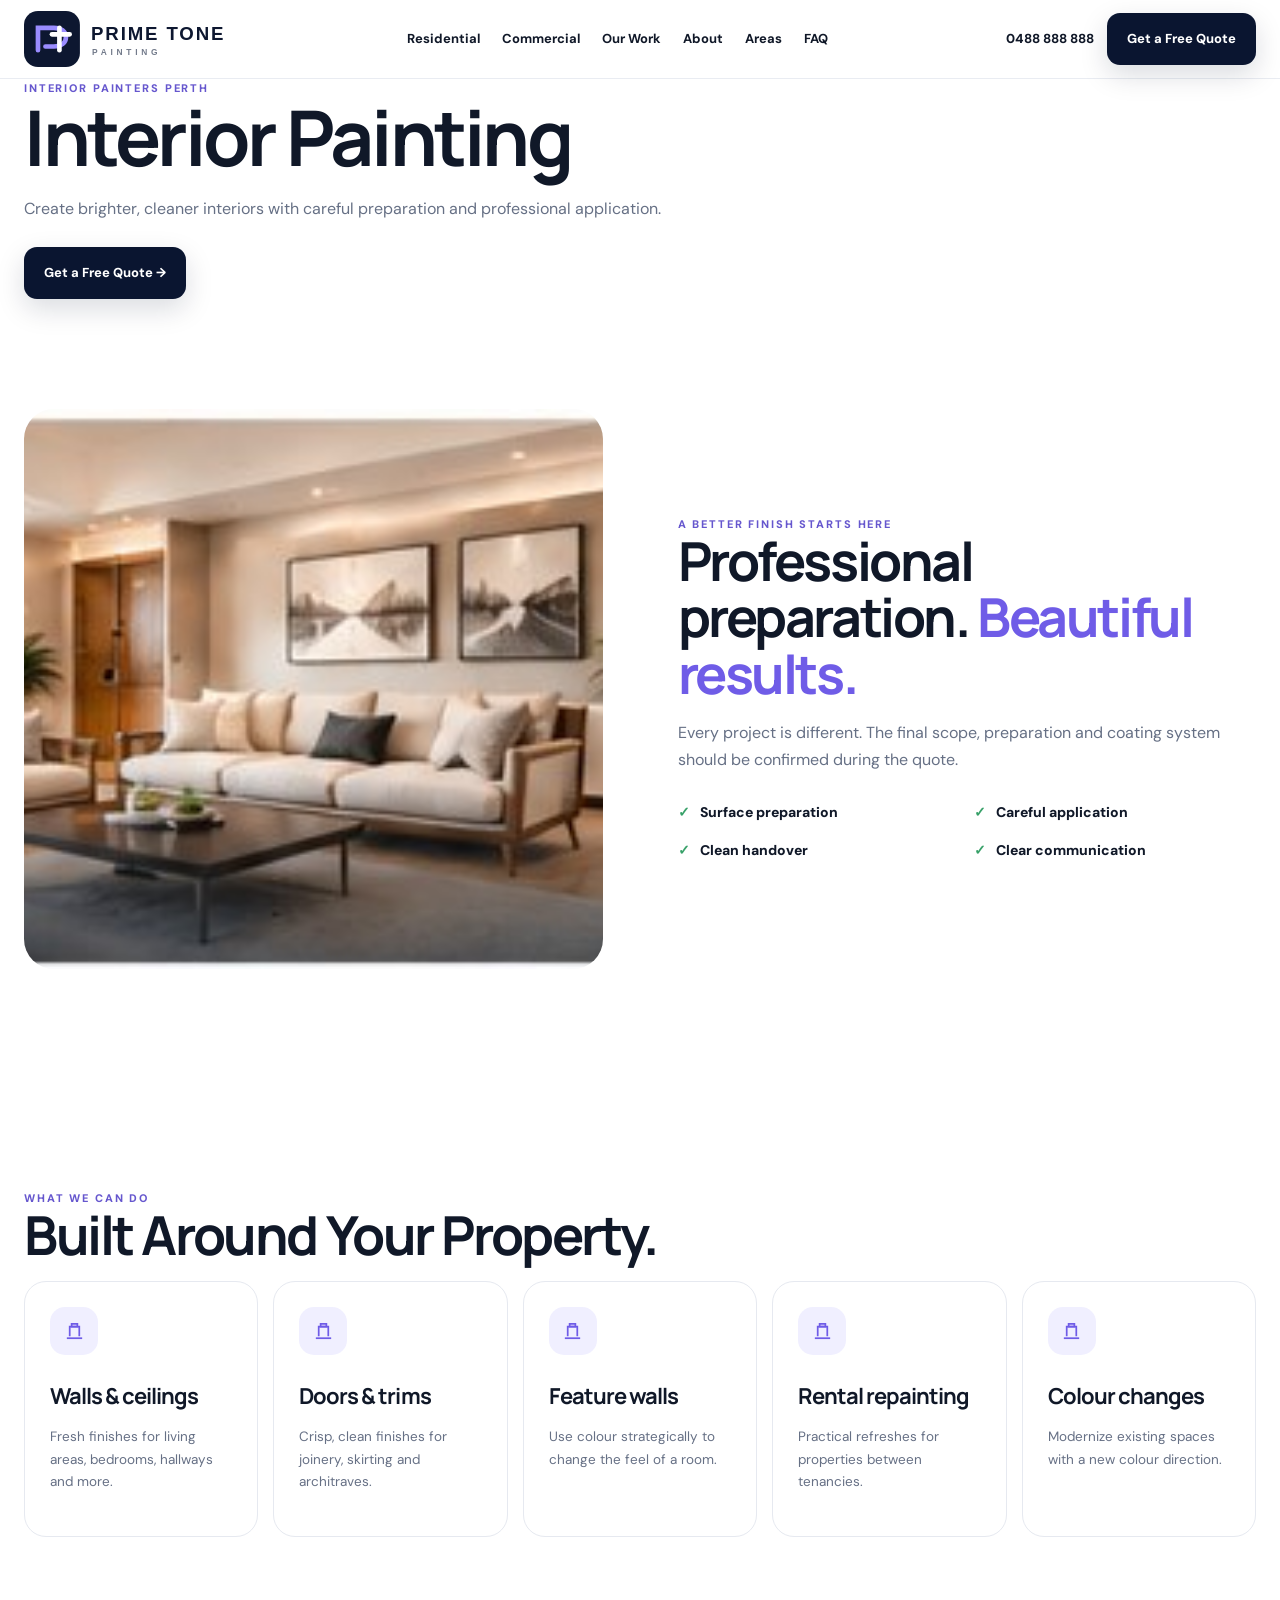
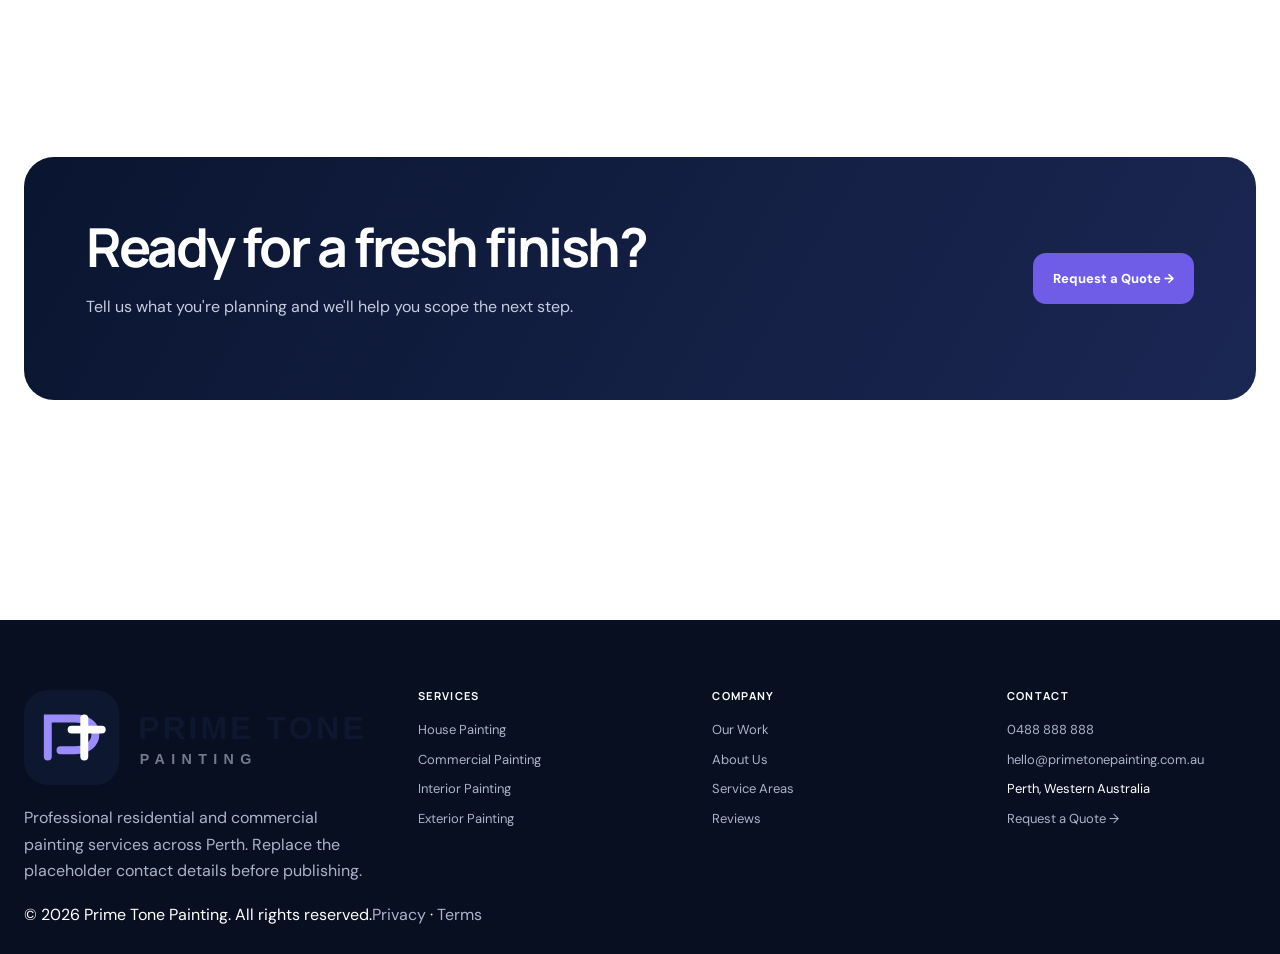
<file: interior.html>
<!doctype html><html lang="en-AU"><head><meta charset="utf-8"><meta name="viewport" content="width=device-width,initial-scale=1">
<title>Interior Painting | Prime Tone Painting</title><meta property="og:title" content="Prime Tone Painting | Perth Painters"><meta property="og:type" content="website"><meta property="og:description" content="Premium residential and commercial painting services in Perth, Western Australia."><meta name="description" content="Professional residential and commercial painting services in Perth, Western Australia.">
<link rel="icon" href="assets/favicon.svg"><link rel="stylesheet" href="assets/style.css"></head><body><header class="header"><div class="container nav">
<a class="brand" href="index.html"><img src="assets/logo.svg" alt="Prime Tone Painting"></a>
<nav class="links"><a href="residential.html">Residential</a><a href="commercial.html">Commercial</a><a href="our-work.html">Our Work</a><a href="about.html">About</a><a href="service-areas.html">Areas</a><a href="faq.html">FAQ</a></nav>
<div class="nav-right"><a class="phone" href="tel:+61000000000">0488 888 888</a><a class="btn btn-primary" href="quote.html">Get a Free Quote</a><button class="menu" aria-label="Open navigation">☰</button></div></div>
<div class="mobile-drawer"><a href="residential.html">Residential</a><a href="commercial.html">Commercial</a><a href="our-work.html">Our Work</a><a href="about.html">About</a><a href="service-areas.html">Service Areas</a><a href="reviews.html">Reviews</a><a href="faq.html">FAQ</a><a href="contact.html">Contact</a><a class="btn btn-primary" href="quote.html">Get a Free Quote →</a></div></header><main>
<section class="page-hero"><div class="container"><div class="eyebrow">Interior Painters Perth</div><h1>Interior Painting</h1><p>Create brighter, cleaner interiors with careful preparation and professional application.</p><div style="margin-top:25px"><a class="btn btn-primary" href="quote.html">Get a Free Quote →</a></div></div></section>
<section class="section"><div class="container split"><img class="split-img" src="assets/ai-interior.jpg" alt="Interior Painting"><div><div class="eyebrow">A Better Finish Starts Here</div><h2>Professional preparation. <span style="color:var(--purple)">Beautiful results.</span></h2><p>Every project is different. The final scope, preparation and coating system should be confirmed during the quote.</p><div class="checks"><div class="check"><i>✓</i> Surface preparation</div><div class="check"><i>✓</i> Careful application</div><div class="check"><i>✓</i> Clean handover</div><div class="check"><i>✓</i> Clear communication</div></div></div></div></section>
<section class="section work-section"><div class="container"><div class="section-head"><div class="eyebrow">What We Can Do</div><h2>Built Around Your Property.</h2></div><div class="cards"><div class="card"><div class="icon"><svg viewBox="0 0 24 24" fill="none" stroke="currentColor" stroke-width="1.8"><path d="M4 19h16"/><path d="M7 17V7h10v10"/><path d="M9 4h6v3H9z"/></svg></div><h3>Walls & ceilings</h3><p>Fresh finishes for living areas, bedrooms, hallways and more.</p></div><div class="card"><div class="icon"><svg viewBox="0 0 24 24" fill="none" stroke="currentColor" stroke-width="1.8"><path d="M4 19h16"/><path d="M7 17V7h10v10"/><path d="M9 4h6v3H9z"/></svg></div><h3>Doors & trims</h3><p>Crisp, clean finishes for joinery, skirting and architraves.</p></div><div class="card"><div class="icon"><svg viewBox="0 0 24 24" fill="none" stroke="currentColor" stroke-width="1.8"><path d="M4 19h16"/><path d="M7 17V7h10v10"/><path d="M9 4h6v3H9z"/></svg></div><h3>Feature walls</h3><p>Use colour strategically to change the feel of a room.</p></div><div class="card"><div class="icon"><svg viewBox="0 0 24 24" fill="none" stroke="currentColor" stroke-width="1.8"><path d="M4 19h16"/><path d="M7 17V7h10v10"/><path d="M9 4h6v3H9z"/></svg></div><h3>Rental repainting</h3><p>Practical refreshes for properties between tenancies.</p></div><div class="card"><div class="icon"><svg viewBox="0 0 24 24" fill="none" stroke="currentColor" stroke-width="1.8"><path d="M4 19h16"/><path d="M7 17V7h10v10"/><path d="M9 4h6v3H9z"/></svg></div><h3>Colour changes</h3><p>Modernize existing spaces with a new colour direction.</p></div></div></div></section>
<section class="section"><div class="container"><div class="cta"><div><h2 style="color:#fff">Ready for a fresh finish?</h2><p>Tell us what you're planning and we'll help you scope the next step.</p></div><a class="btn btn-purple" href="quote.html">Request a Quote →</a></div></div></section>
</main><div class="mobile-bar"><a class="btn btn-outline" href="tel:+61000000000">Call Now</a><a class="btn btn-purple" href="quote.html">Free Quote</a></div><footer class="footer"><div class="container">
<div class="footer-grid">
<div><a class="logo" href="index.html"><img class="logo-mark" src="assets/logo.svg" alt="Prime Tone Painting logo"></a><p style="margin-top:20px">Professional residential and commercial painting services across Perth. Replace the placeholder contact details before publishing.</p></div>
<div><h4>Services</h4><ul><li><a href="residential.html">House Painting</a></li><li><a href="commercial.html">Commercial Painting</a></li><li><a href="interior.html">Interior Painting</a></li><li><a href="exterior.html">Exterior Painting</a></li></ul></div>
<div><h4>Company</h4><ul><li><a href="our-work.html">Our Work</a></li><li><a href="about.html">About Us</a></li><li><a href="service-areas.html">Service Areas</a></li><li><a href="reviews.html">Reviews</a></li></ul></div>
<div><h4>Contact</h4><ul><li><a href="tel:+61000000000">0488 888 888</a></li><li><a href="mailto:hello@primetonepainting.com.au">hello@primetonepainting.com.au</a></li><li>Perth, Western Australia</li><li><a href="quote.html">Request a Quote →</a></li></ul></div>
</div>
<div class="footer-bottom"><span>© <span data-year>2026</span> Prime Tone Painting. All rights reserved.</span><span><a href="privacy.html">Privacy</a> · <a href="terms.html">Terms</a></span></div>
</div></footer><script src="assets/main.js"></script></body></html>
</file>
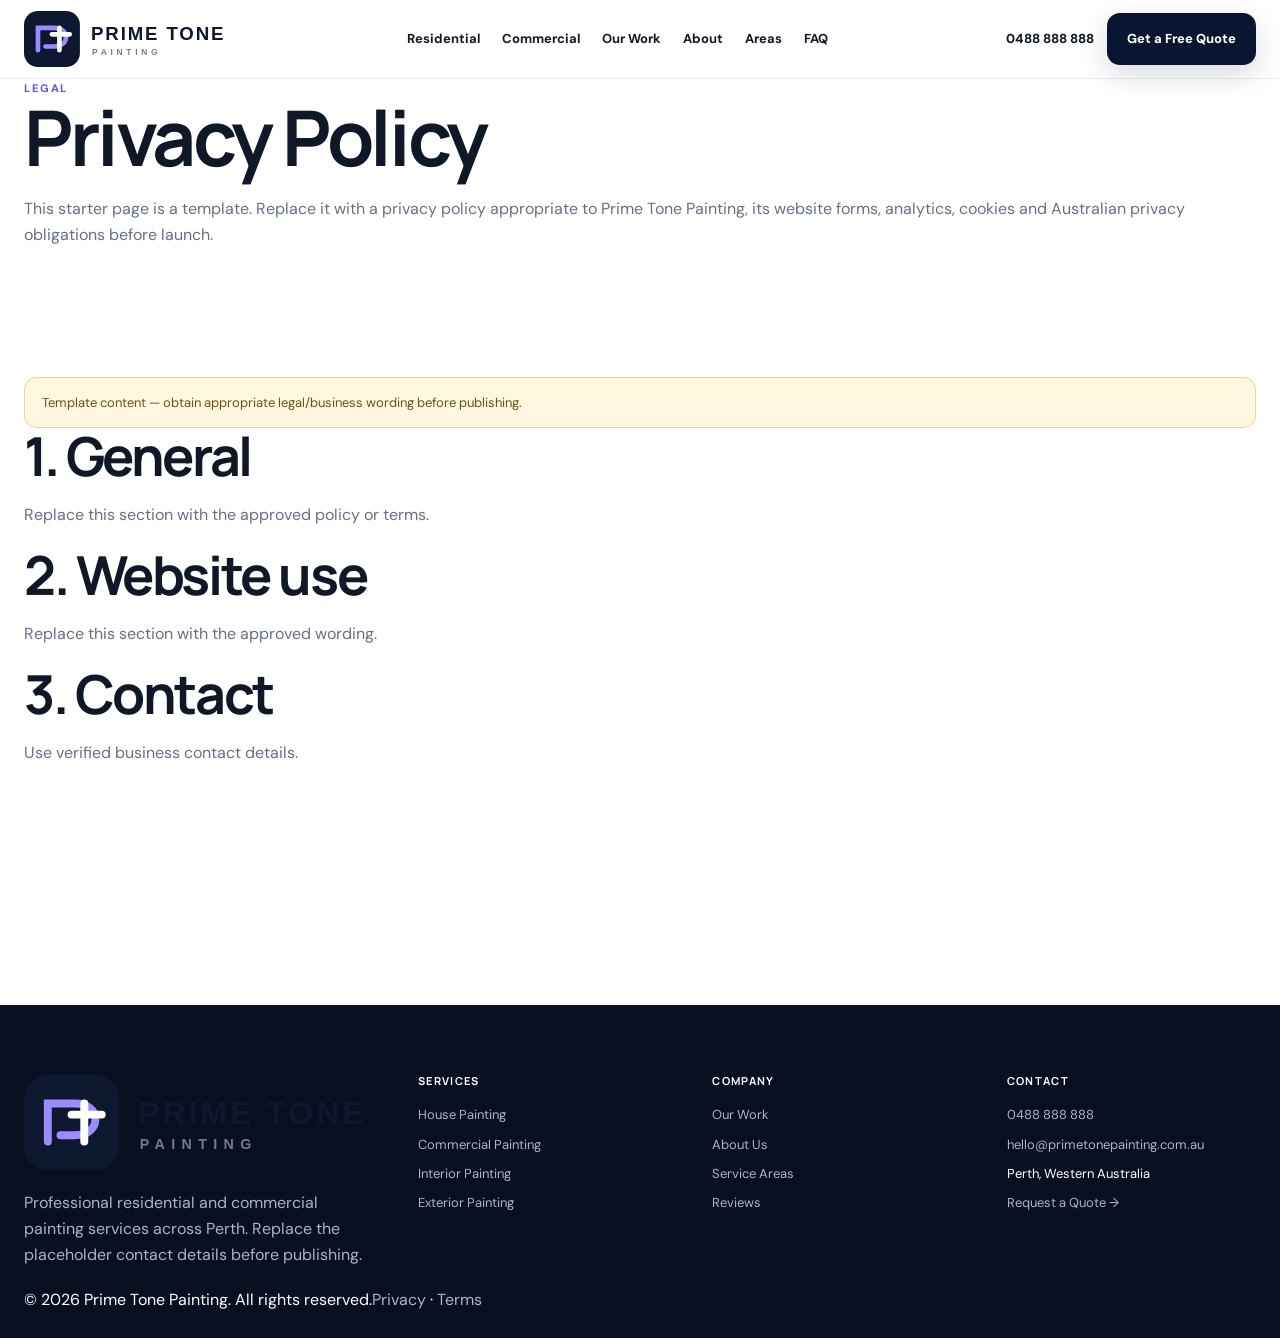
<file: privacy.html>
<!doctype html><html lang="en-AU"><head><meta charset="utf-8"><meta name="viewport" content="width=device-width,initial-scale=1">
<title>Privacy Policy | Prime Tone Painting</title><meta property="og:title" content="Prime Tone Painting | Perth Painters"><meta property="og:type" content="website"><meta property="og:description" content="Premium residential and commercial painting services in Perth, Western Australia."><meta name="description" content="Professional residential and commercial painting services in Perth, Western Australia.">
<link rel="icon" href="assets/favicon.svg"><link rel="stylesheet" href="assets/style.css"></head><body><header class="header"><div class="container nav">
<a class="brand" href="index.html"><img src="assets/logo.svg" alt="Prime Tone Painting"></a>
<nav class="links"><a href="residential.html">Residential</a><a href="commercial.html">Commercial</a><a href="our-work.html">Our Work</a><a href="about.html">About</a><a href="service-areas.html">Areas</a><a href="faq.html">FAQ</a></nav>
<div class="nav-right"><a class="phone" href="tel:+61000000000">0488 888 888</a><a class="btn btn-primary" href="quote.html">Get a Free Quote</a><button class="menu" aria-label="Open navigation">☰</button></div></div>
<div class="mobile-drawer"><a href="residential.html">Residential</a><a href="commercial.html">Commercial</a><a href="our-work.html">Our Work</a><a href="about.html">About</a><a href="service-areas.html">Service Areas</a><a href="reviews.html">Reviews</a><a href="faq.html">FAQ</a><a href="contact.html">Contact</a><a class="btn btn-primary" href="quote.html">Get a Free Quote →</a></div></header><main><section class="page-hero"><div class="container"><div class="eyebrow">Legal</div><h1>Privacy Policy</h1><p>This starter page is a template. Replace it with a privacy policy appropriate to Prime Tone Painting, its website forms, analytics, cookies and Australian privacy obligations before launch.</p></div></section><section class="section"><div class="container"><div class="notice">Template content — obtain appropriate legal/business wording before publishing.</div><h2>1. General</h2><p>Replace this section with the approved policy or terms.</p><h2>2. Website use</h2><p>Replace this section with the approved wording.</p><h2>3. Contact</h2><p>Use verified business contact details.</p></div></section></main><div class="mobile-bar"><a class="btn btn-outline" href="tel:+61000000000">Call Now</a><a class="btn btn-purple" href="quote.html">Free Quote</a></div><footer class="footer"><div class="container">
<div class="footer-grid">
<div><a class="logo" href="index.html"><img class="logo-mark" src="assets/logo.svg" alt="Prime Tone Painting logo"></a><p style="margin-top:20px">Professional residential and commercial painting services across Perth. Replace the placeholder contact details before publishing.</p></div>
<div><h4>Services</h4><ul><li><a href="residential.html">House Painting</a></li><li><a href="commercial.html">Commercial Painting</a></li><li><a href="interior.html">Interior Painting</a></li><li><a href="exterior.html">Exterior Painting</a></li></ul></div>
<div><h4>Company</h4><ul><li><a href="our-work.html">Our Work</a></li><li><a href="about.html">About Us</a></li><li><a href="service-areas.html">Service Areas</a></li><li><a href="reviews.html">Reviews</a></li></ul></div>
<div><h4>Contact</h4><ul><li><a href="tel:+61000000000">0488 888 888</a></li><li><a href="mailto:hello@primetonepainting.com.au">hello@primetonepainting.com.au</a></li><li>Perth, Western Australia</li><li><a href="quote.html">Request a Quote →</a></li></ul></div>
</div>
<div class="footer-bottom"><span>© <span data-year>2026</span> Prime Tone Painting. All rights reserved.</span><span><a href="privacy.html">Privacy</a> · <a href="terms.html">Terms</a></span></div>
</div></footer><script src="assets/main.js"></script></body></html>
</file>
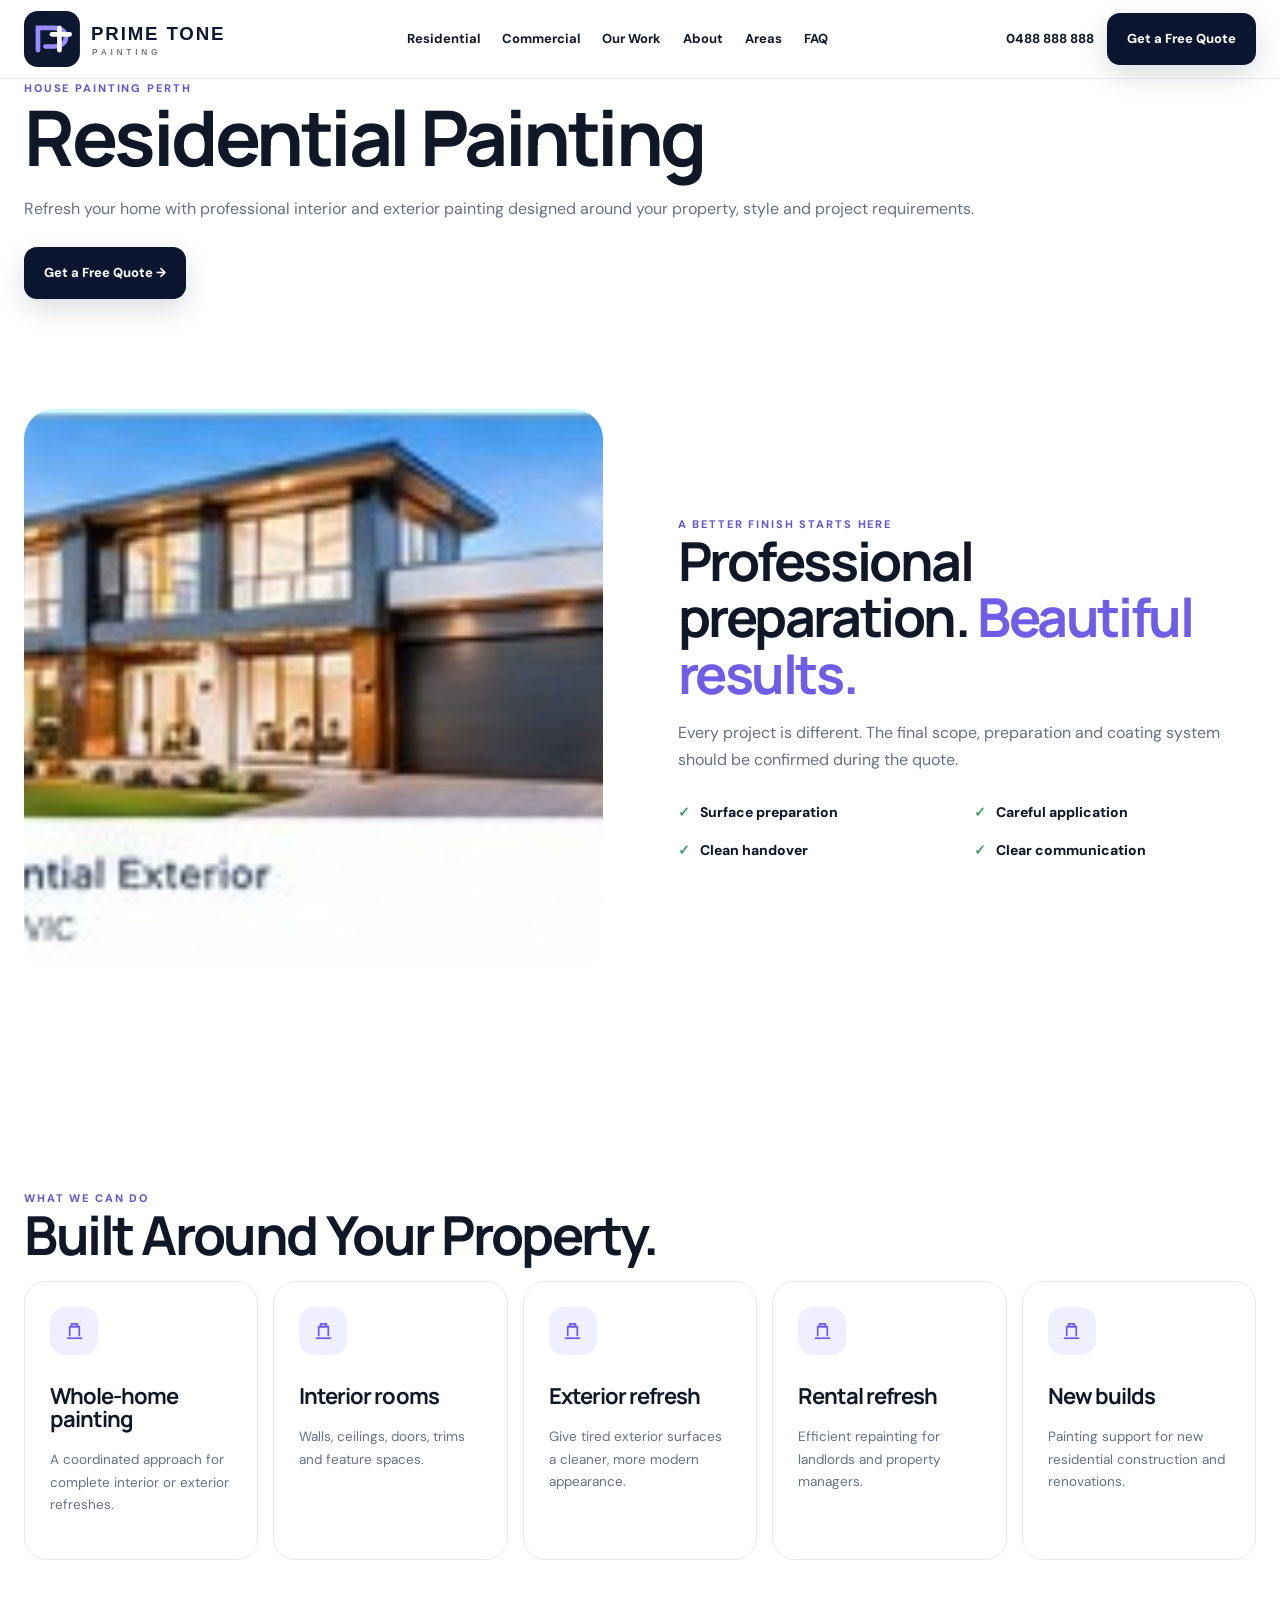
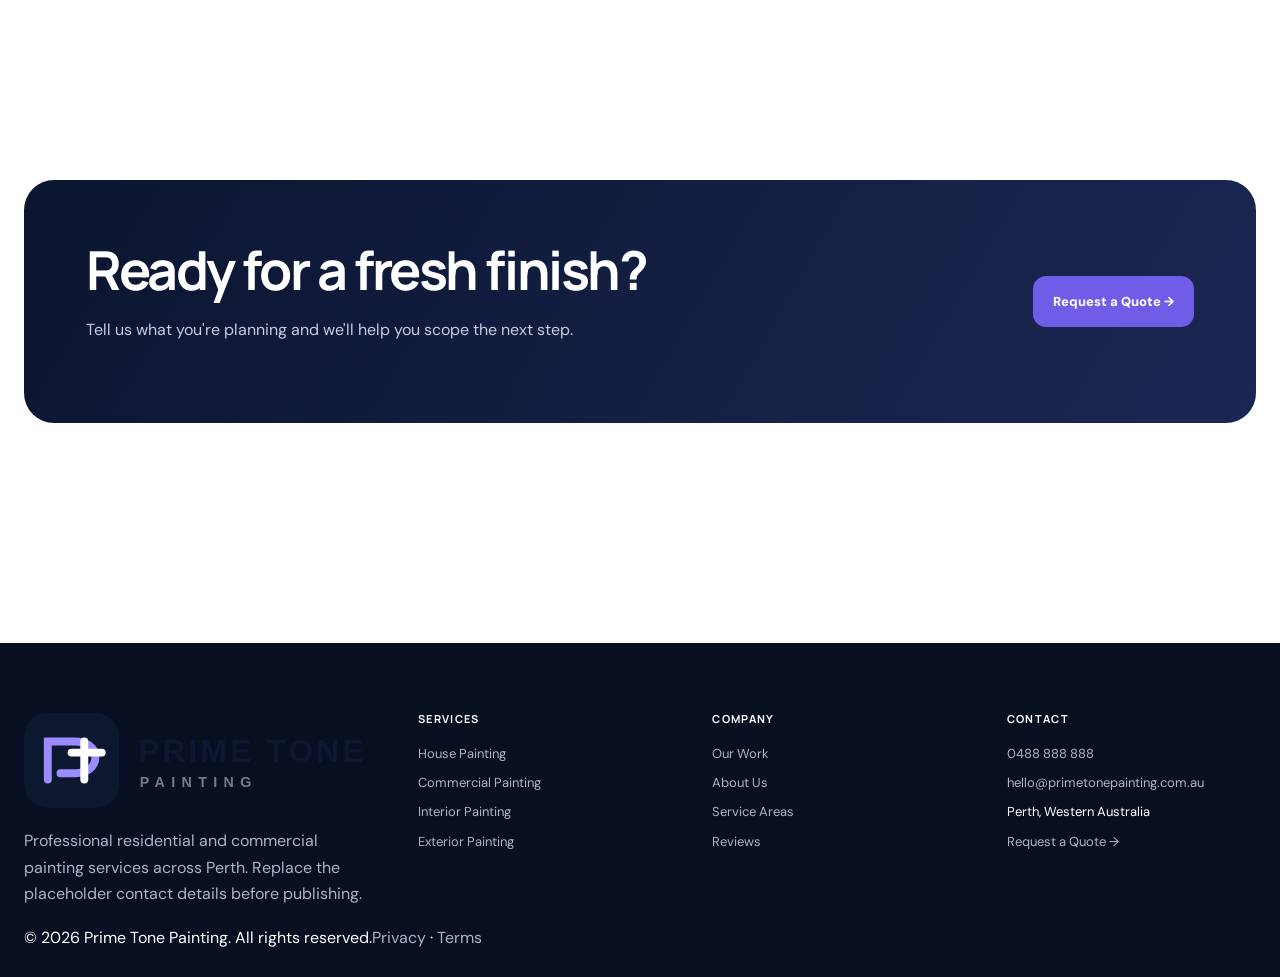
<file: residential.html>
<!doctype html><html lang="en-AU"><head><meta charset="utf-8"><meta name="viewport" content="width=device-width,initial-scale=1">
<title>Residential Painting | Prime Tone Painting</title><meta property="og:title" content="Prime Tone Painting | Perth Painters"><meta property="og:type" content="website"><meta property="og:description" content="Premium residential and commercial painting services in Perth, Western Australia."><meta name="description" content="Professional residential and commercial painting services in Perth, Western Australia.">
<link rel="icon" href="assets/favicon.svg"><link rel="stylesheet" href="assets/style.css"></head><body><header class="header"><div class="container nav">
<a class="brand" href="index.html"><img src="assets/logo.svg" alt="Prime Tone Painting"></a>
<nav class="links"><a href="residential.html">Residential</a><a href="commercial.html">Commercial</a><a href="our-work.html">Our Work</a><a href="about.html">About</a><a href="service-areas.html">Areas</a><a href="faq.html">FAQ</a></nav>
<div class="nav-right"><a class="phone" href="tel:+61000000000">0488 888 888</a><a class="btn btn-primary" href="quote.html">Get a Free Quote</a><button class="menu" aria-label="Open navigation">☰</button></div></div>
<div class="mobile-drawer"><a href="residential.html">Residential</a><a href="commercial.html">Commercial</a><a href="our-work.html">Our Work</a><a href="about.html">About</a><a href="service-areas.html">Service Areas</a><a href="reviews.html">Reviews</a><a href="faq.html">FAQ</a><a href="contact.html">Contact</a><a class="btn btn-primary" href="quote.html">Get a Free Quote →</a></div></header><main>
<section class="page-hero"><div class="container"><div class="eyebrow">House Painting Perth</div><h1>Residential Painting</h1><p>Refresh your home with professional interior and exterior painting designed around your property, style and project requirements.</p><div style="margin-top:25px"><a class="btn btn-primary" href="quote.html">Get a Free Quote →</a></div></div></section>
<section class="section"><div class="container split"><img class="split-img" src="assets/ai-residential.jpg" alt="Residential Painting"><div><div class="eyebrow">A Better Finish Starts Here</div><h2>Professional preparation. <span style="color:var(--purple)">Beautiful results.</span></h2><p>Every project is different. The final scope, preparation and coating system should be confirmed during the quote.</p><div class="checks"><div class="check"><i>✓</i> Surface preparation</div><div class="check"><i>✓</i> Careful application</div><div class="check"><i>✓</i> Clean handover</div><div class="check"><i>✓</i> Clear communication</div></div></div></div></section>
<section class="section work-section"><div class="container"><div class="section-head"><div class="eyebrow">What We Can Do</div><h2>Built Around Your Property.</h2></div><div class="cards"><div class="card"><div class="icon"><svg viewBox="0 0 24 24" fill="none" stroke="currentColor" stroke-width="1.8"><path d="M4 19h16"/><path d="M7 17V7h10v10"/><path d="M9 4h6v3H9z"/></svg></div><h3>Whole-home painting</h3><p>A coordinated approach for complete interior or exterior refreshes.</p></div><div class="card"><div class="icon"><svg viewBox="0 0 24 24" fill="none" stroke="currentColor" stroke-width="1.8"><path d="M4 19h16"/><path d="M7 17V7h10v10"/><path d="M9 4h6v3H9z"/></svg></div><h3>Interior rooms</h3><p>Walls, ceilings, doors, trims and feature spaces.</p></div><div class="card"><div class="icon"><svg viewBox="0 0 24 24" fill="none" stroke="currentColor" stroke-width="1.8"><path d="M4 19h16"/><path d="M7 17V7h10v10"/><path d="M9 4h6v3H9z"/></svg></div><h3>Exterior refresh</h3><p>Give tired exterior surfaces a cleaner, more modern appearance.</p></div><div class="card"><div class="icon"><svg viewBox="0 0 24 24" fill="none" stroke="currentColor" stroke-width="1.8"><path d="M4 19h16"/><path d="M7 17V7h10v10"/><path d="M9 4h6v3H9z"/></svg></div><h3>Rental refresh</h3><p>Efficient repainting for landlords and property managers.</p></div><div class="card"><div class="icon"><svg viewBox="0 0 24 24" fill="none" stroke="currentColor" stroke-width="1.8"><path d="M4 19h16"/><path d="M7 17V7h10v10"/><path d="M9 4h6v3H9z"/></svg></div><h3>New builds</h3><p>Painting support for new residential construction and renovations.</p></div></div></div></section>
<section class="section"><div class="container"><div class="cta"><div><h2 style="color:#fff">Ready for a fresh finish?</h2><p>Tell us what you're planning and we'll help you scope the next step.</p></div><a class="btn btn-purple" href="quote.html">Request a Quote →</a></div></div></section>
</main><div class="mobile-bar"><a class="btn btn-outline" href="tel:+61000000000">Call Now</a><a class="btn btn-purple" href="quote.html">Free Quote</a></div><footer class="footer"><div class="container">
<div class="footer-grid">
<div><a class="logo" href="index.html"><img class="logo-mark" src="assets/logo.svg" alt="Prime Tone Painting logo"></a><p style="margin-top:20px">Professional residential and commercial painting services across Perth. Replace the placeholder contact details before publishing.</p></div>
<div><h4>Services</h4><ul><li><a href="residential.html">House Painting</a></li><li><a href="commercial.html">Commercial Painting</a></li><li><a href="interior.html">Interior Painting</a></li><li><a href="exterior.html">Exterior Painting</a></li></ul></div>
<div><h4>Company</h4><ul><li><a href="our-work.html">Our Work</a></li><li><a href="about.html">About Us</a></li><li><a href="service-areas.html">Service Areas</a></li><li><a href="reviews.html">Reviews</a></li></ul></div>
<div><h4>Contact</h4><ul><li><a href="tel:+61000000000">0488 888 888</a></li><li><a href="mailto:hello@primetonepainting.com.au">hello@primetonepainting.com.au</a></li><li>Perth, Western Australia</li><li><a href="quote.html">Request a Quote →</a></li></ul></div>
</div>
<div class="footer-bottom"><span>© <span data-year>2026</span> Prime Tone Painting. All rights reserved.</span><span><a href="privacy.html">Privacy</a> · <a href="terms.html">Terms</a></span></div>
</div></footer><script src="assets/main.js"></script></body></html>
</file>
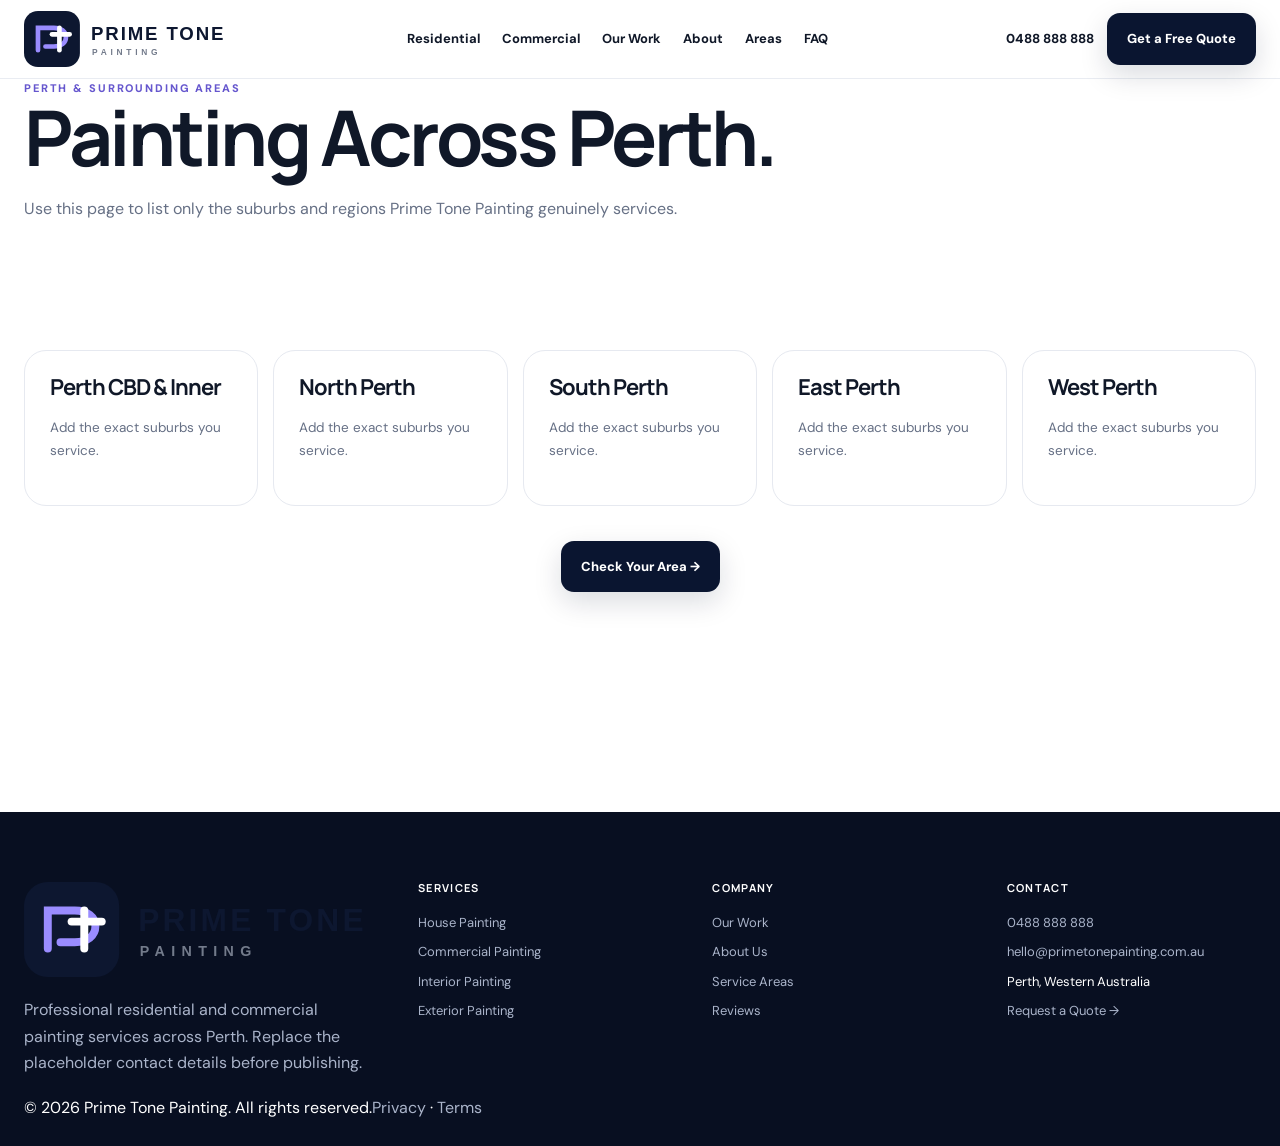
<file: service-areas.html>
<!doctype html><html lang="en-AU"><head><meta charset="utf-8"><meta name="viewport" content="width=device-width,initial-scale=1">
<title>Service Areas | Prime Tone Painting</title><meta property="og:title" content="Prime Tone Painting | Perth Painters"><meta property="og:type" content="website"><meta property="og:description" content="Premium residential and commercial painting services in Perth, Western Australia."><meta name="description" content="Professional residential and commercial painting services in Perth, Western Australia.">
<link rel="icon" href="assets/favicon.svg"><link rel="stylesheet" href="assets/style.css"></head><body><header class="header"><div class="container nav">
<a class="brand" href="index.html"><img src="assets/logo.svg" alt="Prime Tone Painting"></a>
<nav class="links"><a href="residential.html">Residential</a><a href="commercial.html">Commercial</a><a href="our-work.html">Our Work</a><a href="about.html">About</a><a href="service-areas.html">Areas</a><a href="faq.html">FAQ</a></nav>
<div class="nav-right"><a class="phone" href="tel:+61000000000">0488 888 888</a><a class="btn btn-primary" href="quote.html">Get a Free Quote</a><button class="menu" aria-label="Open navigation">☰</button></div></div>
<div class="mobile-drawer"><a href="residential.html">Residential</a><a href="commercial.html">Commercial</a><a href="our-work.html">Our Work</a><a href="about.html">About</a><a href="service-areas.html">Service Areas</a><a href="reviews.html">Reviews</a><a href="faq.html">FAQ</a><a href="contact.html">Contact</a><a class="btn btn-primary" href="quote.html">Get a Free Quote →</a></div></header><main><section class="page-hero"><div class="container"><div class="eyebrow">Perth & Surrounding Areas</div><h1>Painting Across Perth.</h1><p>Use this page to list only the suburbs and regions Prime Tone Painting genuinely services.</p></div></section>
<section class="section"><div class="container"><div class="cards">
<div class="card"><h3>Perth CBD & Inner</h3><p>Add the exact suburbs you service.</p></div>
<div class="card"><h3>North Perth</h3><p>Add the exact suburbs you service.</p></div>
<div class="card"><h3>South Perth</h3><p>Add the exact suburbs you service.</p></div>
<div class="card"><h3>East Perth</h3><p>Add the exact suburbs you service.</p></div>
<div class="card"><h3>West Perth</h3><p>Add the exact suburbs you service.</p></div>
</div><div style="margin-top:35px;text-align:center"><a class="btn btn-primary" href="quote.html">Check Your Area →</a></div></div></section></main><div class="mobile-bar"><a class="btn btn-outline" href="tel:+61000000000">Call Now</a><a class="btn btn-purple" href="quote.html">Free Quote</a></div><footer class="footer"><div class="container">
<div class="footer-grid">
<div><a class="logo" href="index.html"><img class="logo-mark" src="assets/logo.svg" alt="Prime Tone Painting logo"></a><p style="margin-top:20px">Professional residential and commercial painting services across Perth. Replace the placeholder contact details before publishing.</p></div>
<div><h4>Services</h4><ul><li><a href="residential.html">House Painting</a></li><li><a href="commercial.html">Commercial Painting</a></li><li><a href="interior.html">Interior Painting</a></li><li><a href="exterior.html">Exterior Painting</a></li></ul></div>
<div><h4>Company</h4><ul><li><a href="our-work.html">Our Work</a></li><li><a href="about.html">About Us</a></li><li><a href="service-areas.html">Service Areas</a></li><li><a href="reviews.html">Reviews</a></li></ul></div>
<div><h4>Contact</h4><ul><li><a href="tel:+61000000000">0488 888 888</a></li><li><a href="mailto:hello@primetonepainting.com.au">hello@primetonepainting.com.au</a></li><li>Perth, Western Australia</li><li><a href="quote.html">Request a Quote →</a></li></ul></div>
</div>
<div class="footer-bottom"><span>© <span data-year>2026</span> Prime Tone Painting. All rights reserved.</span><span><a href="privacy.html">Privacy</a> · <a href="terms.html">Terms</a></span></div>
</div></footer><script src="assets/main.js"></script></body></html>
</file>
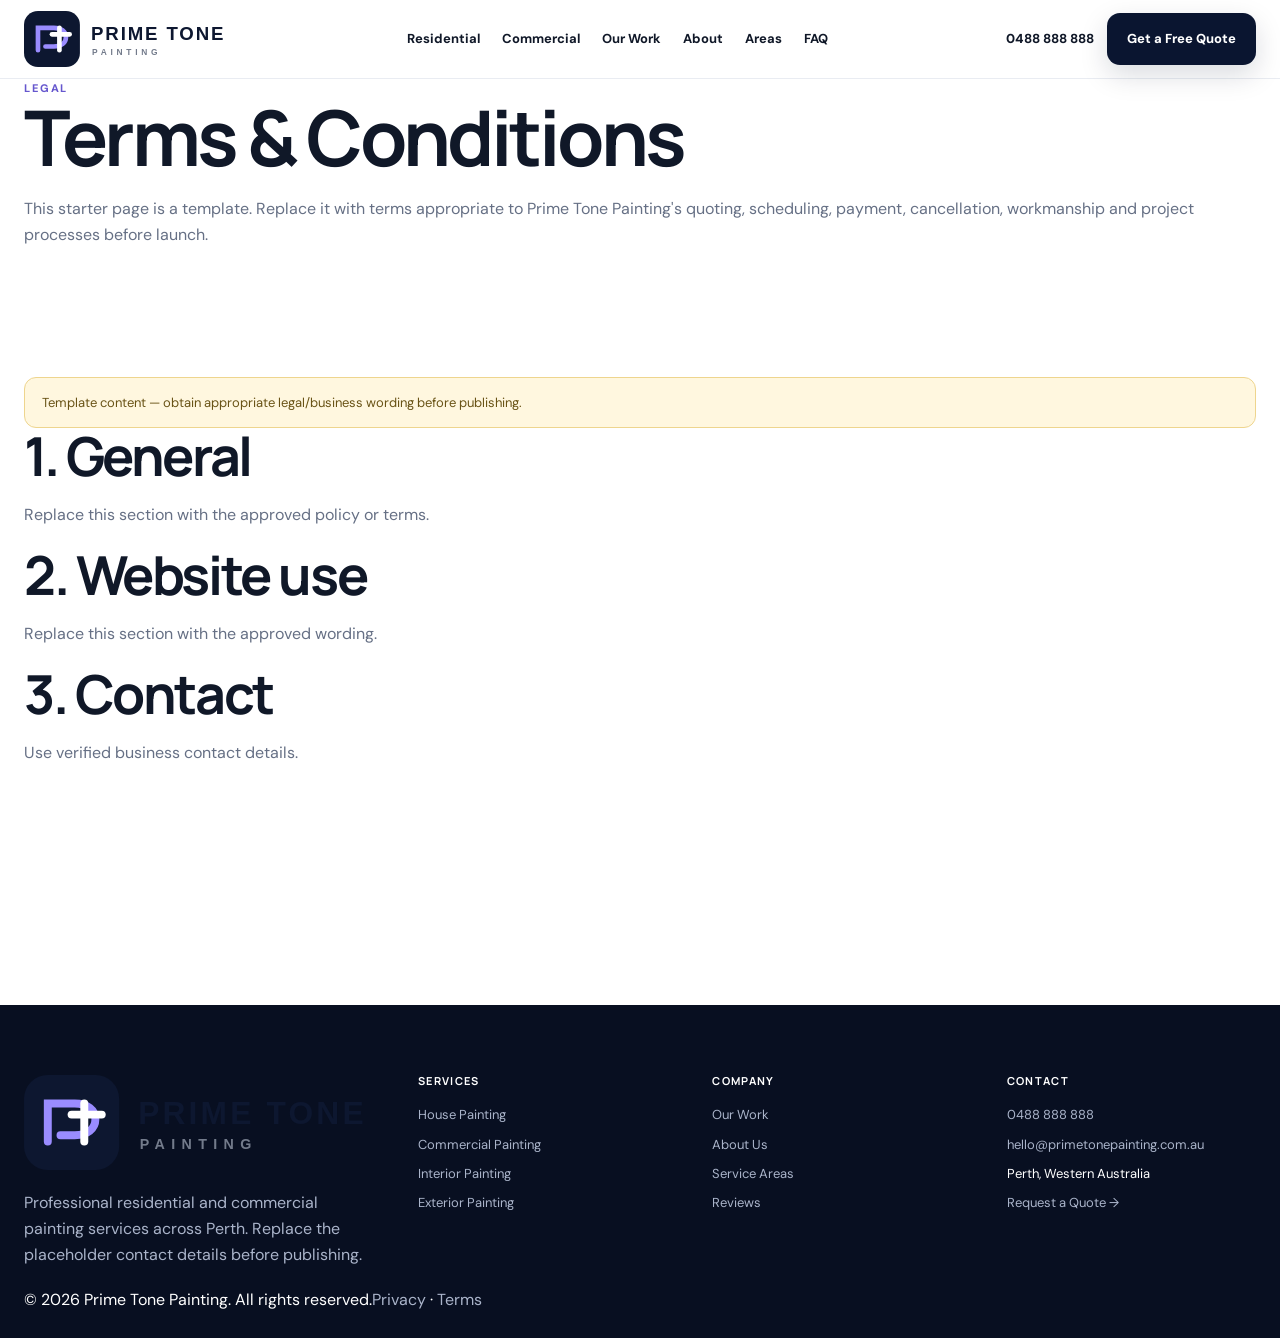
<file: terms.html>
<!doctype html><html lang="en-AU"><head><meta charset="utf-8"><meta name="viewport" content="width=device-width,initial-scale=1">
<title>Terms & Conditions | Prime Tone Painting</title><meta property="og:title" content="Prime Tone Painting | Perth Painters"><meta property="og:type" content="website"><meta property="og:description" content="Premium residential and commercial painting services in Perth, Western Australia."><meta name="description" content="Professional residential and commercial painting services in Perth, Western Australia.">
<link rel="icon" href="assets/favicon.svg"><link rel="stylesheet" href="assets/style.css"></head><body><header class="header"><div class="container nav">
<a class="brand" href="index.html"><img src="assets/logo.svg" alt="Prime Tone Painting"></a>
<nav class="links"><a href="residential.html">Residential</a><a href="commercial.html">Commercial</a><a href="our-work.html">Our Work</a><a href="about.html">About</a><a href="service-areas.html">Areas</a><a href="faq.html">FAQ</a></nav>
<div class="nav-right"><a class="phone" href="tel:+61000000000">0488 888 888</a><a class="btn btn-primary" href="quote.html">Get a Free Quote</a><button class="menu" aria-label="Open navigation">☰</button></div></div>
<div class="mobile-drawer"><a href="residential.html">Residential</a><a href="commercial.html">Commercial</a><a href="our-work.html">Our Work</a><a href="about.html">About</a><a href="service-areas.html">Service Areas</a><a href="reviews.html">Reviews</a><a href="faq.html">FAQ</a><a href="contact.html">Contact</a><a class="btn btn-primary" href="quote.html">Get a Free Quote →</a></div></header><main><section class="page-hero"><div class="container"><div class="eyebrow">Legal</div><h1>Terms & Conditions</h1><p>This starter page is a template. Replace it with terms appropriate to Prime Tone Painting's quoting, scheduling, payment, cancellation, workmanship and project processes before launch.</p></div></section><section class="section"><div class="container"><div class="notice">Template content — obtain appropriate legal/business wording before publishing.</div><h2>1. General</h2><p>Replace this section with the approved policy or terms.</p><h2>2. Website use</h2><p>Replace this section with the approved wording.</p><h2>3. Contact</h2><p>Use verified business contact details.</p></div></section></main><div class="mobile-bar"><a class="btn btn-outline" href="tel:+61000000000">Call Now</a><a class="btn btn-purple" href="quote.html">Free Quote</a></div><footer class="footer"><div class="container">
<div class="footer-grid">
<div><a class="logo" href="index.html"><img class="logo-mark" src="assets/logo.svg" alt="Prime Tone Painting logo"></a><p style="margin-top:20px">Professional residential and commercial painting services across Perth. Replace the placeholder contact details before publishing.</p></div>
<div><h4>Services</h4><ul><li><a href="residential.html">House Painting</a></li><li><a href="commercial.html">Commercial Painting</a></li><li><a href="interior.html">Interior Painting</a></li><li><a href="exterior.html">Exterior Painting</a></li></ul></div>
<div><h4>Company</h4><ul><li><a href="our-work.html">Our Work</a></li><li><a href="about.html">About Us</a></li><li><a href="service-areas.html">Service Areas</a></li><li><a href="reviews.html">Reviews</a></li></ul></div>
<div><h4>Contact</h4><ul><li><a href="tel:+61000000000">0488 888 888</a></li><li><a href="mailto:hello@primetonepainting.com.au">hello@primetonepainting.com.au</a></li><li>Perth, Western Australia</li><li><a href="quote.html">Request a Quote →</a></li></ul></div>
</div>
<div class="footer-bottom"><span>© <span data-year>2026</span> Prime Tone Painting. All rights reserved.</span><span><a href="privacy.html">Privacy</a> · <a href="terms.html">Terms</a></span></div>
</div></footer><script src="assets/main.js"></script></body></html>
</file>
<file: assets/style.css>
@import url('https://fonts.googleapis.com/css2?family=DM+Sans:wght@400;500;600;700&family=Manrope:wght@500;600;700;800&display=swap');
:root{--ink:#101828;--navy:#0a1530;--navy2:#18244a;--purple:#6f5ce7;--violet:#a093ff;--muted:#667085;--paper:#f6f7fb;--line:#e6e9f0;--white:#fff;--green:#38a169;--max:1240px;--r:24px;--shadow:0 24px 70px rgba(10,21,48,.11)}
*{box-sizing:border-box}html{scroll-behavior:smooth}body{margin:0;color:var(--ink);background:#fff;font-family:"DM Sans",sans-serif;line-height:1.65}body.lock{overflow:hidden}img{display:block;max-width:100%}a{text-decoration:none;color:inherit}button,input,textarea,select{font:inherit}.container{width:min(var(--max),calc(100% - 48px));margin:auto}
.eyebrow{text-transform:uppercase;letter-spacing:.17em;font-size:11px;font-weight:800;color:#6657ce}h1,h2,h3,h4{font-family:"Manrope",sans-serif;letter-spacing:-.045em;line-height:1.05;margin:0 0 18px}h1{font-size:clamp(48px,6vw,82px)}h2{font-size:clamp(36px,4.2vw,58px)}h3{font-size:22px}p{color:var(--muted);margin:0 0 18px}
.btn{display:inline-flex;align-items:center;justify-content:center;gap:10px;border:1px solid transparent;border-radius:13px;padding:14px 19px;font-size:13px;font-weight:800;cursor:pointer;transition:.25s ease}.btn:hover{transform:translateY(-2px)}.btn-primary{background:var(--navy);color:#fff;box-shadow:0 10px 28px rgba(10,21,48,.15)}.btn-outline{background:#fff;border-color:#d9dde7;color:var(--navy)}.btn-purple{background:var(--purple);color:#fff}.btn-dark-outline{background:transparent;border-color:rgba(255,255,255,.25);color:#fff}
.header{position:sticky;top:0;z-index:100;background:rgba(255,255,255,.91);backdrop-filter:blur(18px);border-bottom:1px solid rgba(230,233,240,.85)}.nav{height:78px;display:flex;align-items:center;justify-content:space-between;gap:24px}.brand img{width:205px;height:auto}.links{display:flex;gap:22px;align-items:center;font-size:13px;font-weight:700}.links a{position:relative}.links a:after{content:"";position:absolute;left:0;bottom:-8px;width:0;height:2px;background:var(--purple);transition:.2s}.links a:hover:after{width:100%}.nav-right{display:flex;align-items:center;gap:13px}.phone{font-size:13px;font-weight:800}.menu{display:none;background:none;border:0;font-size:27px}.mobile-drawer{display:none}
.hero{padding:62px 0 86px;background:radial-gradient(circle at 4% 4%,#f0edff,transparent 30%),linear-gradient(#fff,#fbfbfe)}.hero-grid{display:grid;grid-template-columns:.92fr 1.08fr;gap:60px;align-items:center}.hero-copy h1{max-width:680px}.hero-copy h1 em{font-style:normal;color:var(--purple)}.hero-copy>p{font-size:18px;max-width:560px}.actions{display:flex;gap:12px;flex-wrap:wrap;margin:30px 0}.trust{margin-top:22px}.mini-stars{font-size:14px;color:#e8a700;font-weight:900}.hero-frame{position:relative}.hero-img{height:590px;width:100%;object-fit:cover;border-radius:32px;box-shadow:var(--shadow)}.badge{position:absolute;background:#fff;border:1px solid var(--line);box-shadow:var(--shadow);border-radius:18px;padding:16px 18px;right:-18px;bottom:28px;width:230px}.badge-row{font-size:13px;font-weight:800;margin:8px 0}.badge-row span{color:var(--green);margin-right:7px}
.section{padding:110px 0}.head{text-align:center;max-width:760px;margin:0 auto 48px}.head p{font-size:17px}.cards{display:grid;grid-template-columns:repeat(5,1fr);gap:15px}.card{background:#fff;border:1px solid var(--line);border-radius:22px;padding:25px;transition:.28s ease}.card:hover{transform:translateY(-6px);box-shadow:var(--shadow)}.icon{width:48px;height:48px;border-radius:15px;background:#f0efff;color:var(--purple);display:grid;place-items:center;margin-bottom:30px}.icon svg{width:23px;height:23px}.card p{font-size:13.5px}.arrow{font-size:13px;font-weight:850;color:#5348bd}
.trust-band{background:var(--navy);border-radius:30px;color:#fff;padding:31px;display:grid;grid-template-columns:repeat(4,1fr);gap:22px}.trust-item{display:flex;gap:15px;align-items:center}.trust-icon{height:47px;width:47px;border:1px solid rgba(255,255,255,.15);border-radius:15px;display:grid;place-items:center;color:#a99fff;font-size:18px}.trust-item strong{display:block}.trust-item span{font-size:12px;color:#b9c2d8}
.portfolio{background:var(--paper)}.filters{display:flex;gap:8px;justify-content:center;flex-wrap:wrap;margin-bottom:30px}.filter{border:1px solid var(--line);background:#fff;border-radius:999px;padding:9px 16px;font-size:12px;font-weight:800;cursor:pointer}.filter.active{background:var(--navy);border-color:var(--navy);color:#fff}.grid4{display:grid;grid-template-columns:repeat(4,1fr);gap:17px}.project{border-radius:19px;overflow:hidden;background:#fff;border:1px solid var(--line);cursor:pointer}.project img{height:245px;width:100%;object-fit:cover;transition:.4s}.project:hover img{transform:scale(1.035)}.project-body{padding:17px}.project-body small{font-size:11px;text-transform:uppercase;letter-spacing:.1em;color:#7b8495}.project-body strong{display:block;margin:4px 0 8px}
.split{display:grid;grid-template-columns:1fr 1fr;gap:75px;align-items:center}.split-img{width:100%;height:560px;object-fit:cover;border-radius:30px}.checks{display:grid;grid-template-columns:1fr 1fr;gap:15px;margin-top:28px}.check{font-size:14px;font-weight:800;display:flex;gap:10px}.check i{font-style:normal;color:var(--green)}.process{display:grid;grid-template-columns:repeat(5,1fr);gap:0}.step{padding:24px 18px;border-top:2px solid var(--navy)}.step b{font-size:11px;color:var(--purple)}.step h3{font-size:19px;margin-top:14px}.step p{font-size:13px}
.cta{background:linear-gradient(120deg,var(--navy),#1b2753);border-radius:30px;padding:62px;display:flex;align-items:center;justify-content:space-between;gap:30px;color:#fff;overflow:hidden}.cta h2{color:#fff}.cta p{color:#c6cde0;max-width:680px}.cta-actions{display:flex;gap:10px;flex-wrap:wrap}
.pagehero{padding:100px 0 95px;background:radial-gradient(circle at 80% 0,#eeeaff,transparent 34%),var(--paper)}.pagehero p{font-size:19px;max-width:760px}.quote-layout{display:grid;grid-template-columns:.78fr 1.22fr;gap:34px}.quote-info{background:var(--navy);border-radius:26px;padding:40px;color:#fff}.quote-info h2{color:#fff}.quote-info p{color:#c6cde0}.quote-info ul{list-style:none;padding:0;margin:28px 0}.quote-info li{margin:13px 0;font-weight:700;font-size:14px}.quote-info li:before{content:"✓";color:#55c58a;margin-right:9px}.formbox{border:1px solid var(--line);border-radius:26px;padding:36px;background:#fff;box-shadow:0 12px 50px rgba(10,21,48,.05)}.formgrid{display:grid;grid-template-columns:1fr 1fr;gap:18px}.field{display:flex;flex-direction:column;gap:7px}.field.full{grid-column:1/-1}.field label{font-size:12px;font-weight:850}.field input,.field textarea,.field select{border:1px solid #dfe3eb;border-radius:12px;padding:13px 14px;background:#fff;outline:0}.field input:focus,.field textarea:focus,.field select:focus{border-color:var(--purple);box-shadow:0 0 0 4px #f0efff}.field textarea{min-height:135px;resize:vertical}.success{display:none;color:var(--green);font-size:13px;margin-top:10px}
.faq{max-width:880px;margin:auto}.faq-item{border-bottom:1px solid var(--line)}.faq-q{width:100%;padding:23px 0;background:none;border:0;display:flex;justify-content:space-between;text-align:left;font-weight:850;cursor:pointer}.faq-a{display:none;padding:0 0 22px;color:var(--muted)}.faq-item.open .faq-a{display:block}
.before-after{position:relative;border-radius:28px;overflow:hidden;height:560px;background:#ddd}.before-after img{position:absolute;inset:0;width:100%;height:100%;object-fit:cover}.after{clip-path:inset(0 0 0 50%)}.slider{position:absolute;inset:0;width:100%;opacity:0;cursor:ew-resize}.slider-line{position:absolute;top:0;bottom:0;left:50%;width:3px;background:#fff;pointer-events:none}.slider-handle{position:absolute;left:50%;top:50%;transform:translate(-50%,-50%);height:46px;width:46px;border-radius:50%;background:#fff;display:grid;place-items:center;box-shadow:0 8px 30px rgba(0,0,0,.2);font-weight:900;pointer-events:none}.tag{position:absolute;top:20px;padding:8px 11px;border-radius:999px;background:rgba(10,21,48,.82);color:#fff;font-size:11px;font-weight:800;letter-spacing:.08em}.tag.left{left:20px}.tag.right{right:20px}
.lightbox{position:fixed;inset:0;background:rgba(3,8,20,.9);z-index:300;display:none;align-items:center;justify-content:center;padding:30px}.lightbox.open{display:flex}.lightbox img{max-height:88vh;max-width:min(1100px,94vw);border-radius:18px}.close{position:absolute;right:25px;top:18px;color:#fff;background:none;border:0;font-size:35px;cursor:pointer}
.footer{background:#080f21;color:#fff;margin-top:110px;padding:70px 0 25px}.footer-grid{display:grid;grid-template-columns:1.4fr 1fr 1fr 1fr;gap:45px}.footer .brand img{filter:brightness(0) invert(1);width:190px}.footer p,.footer a{color:#aab4ca}.footer a:hover{color:#fff}.footer h4{text-transform:uppercase;letter-spacing:.12em;font-size:11px}.footer ul{list-style:none;padding:0;margin:0;display:grid;gap:8px;font-size:13px}.foot-bottom{border-top:1px solid rgba(255,255,255,.1);margin-top:45px;padding-top:20px;display:flex;justify-content:space-between;color:#8792ab;font-size:12px}.mobile-bar{display:none}.notice{padding:14px 17px;background:#fff7df;border:1px solid #eed58e;border-radius:12px;font-size:13px;color:#695316}
@media(max-width:1100px){.links{display:none}.menu{display:block}.nav-right .phone{display:none}.mobile-drawer{position:absolute;top:78px;left:14px;right:14px;background:#fff;border:1px solid var(--line);border-radius:18px;padding:18px;box-shadow:var(--shadow)}.mobile-drawer.open{display:grid;gap:5px}.mobile-drawer a{padding:11px;font-weight:800}.cards{grid-template-columns:repeat(3,1fr)}.grid4{grid-template-columns:repeat(2,1fr)}}
@media(max-width:780px){.container{width:calc(100% - 30px)}.hero{padding:38px 0 65px}.hero-grid,.split,.quote-layout{grid-template-columns:1fr;gap:35px}.hero-img{height:430px}.badge{right:12px}.section{padding:78px 0}.cards,.trust-band,.process{grid-template-columns:1fr 1fr}.cta{padding:42px 25px;display:block}.cta-actions{margin-top:25px}.split-img{height:390px}.before-after{height:420px}.formgrid{grid-template-columns:1fr}.field.full{grid-column:auto}.footer-grid{grid-template-columns:1fr 1fr}.foot-bottom{display:block}.foot-bottom span{display:block;margin-top:8px}.mobile-bar{position:fixed;bottom:0;left:0;right:0;z-index:150;background:#fff;border-top:1px solid var(--line);padding:9px 12px;display:grid;grid-template-columns:1fr 1fr;gap:8px;box-shadow:0 -10px 30px rgba(0,0,0,.07)}.mobile-bar .btn{padding:12px}.footer{padding-bottom:95px}}
@media(max-width:480px){h1{font-size:46px}.cards,.trust-band,.footer-grid{grid-template-columns:1fr}.grid4{grid-template-columns:1fr}.nav .brand img{width:180px}.hero-buttons .btn{width:100%}.checks{grid-template-columns:1fr}.hero-img{height:360px}}
</file>
